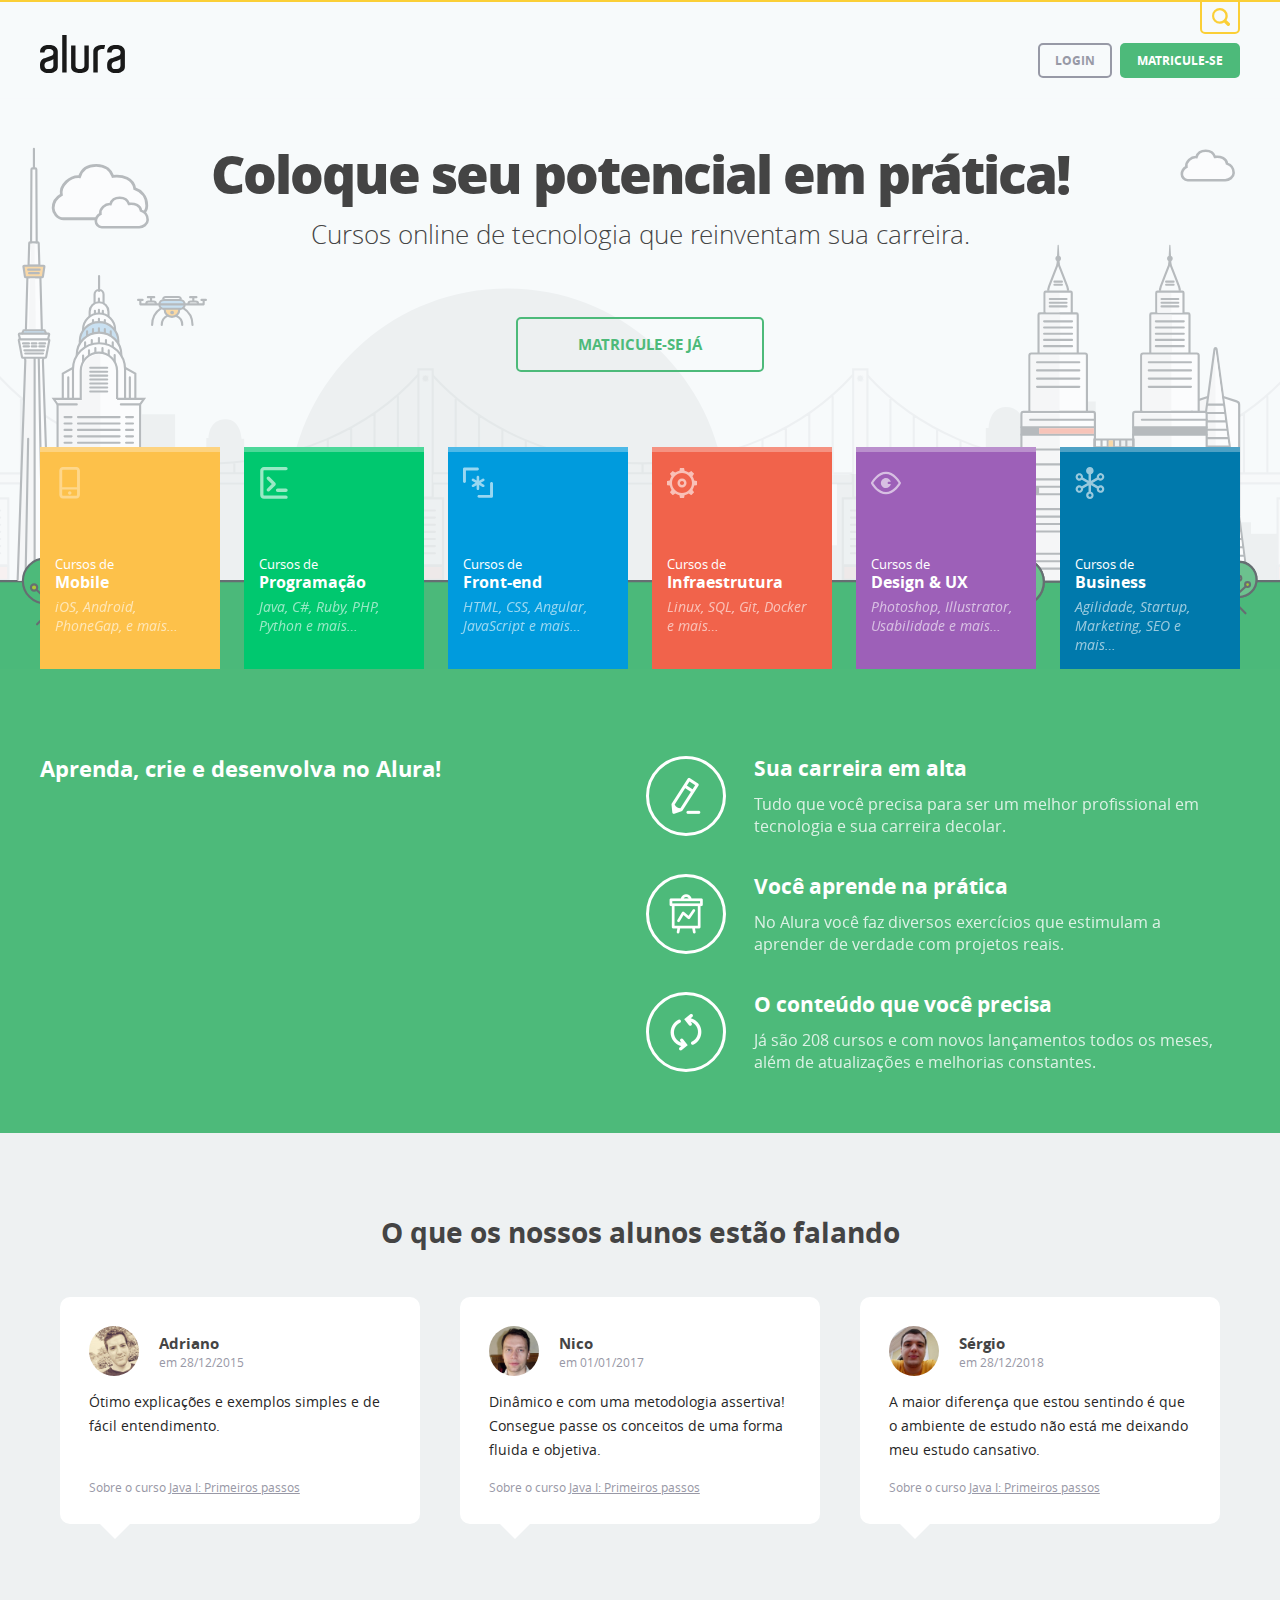
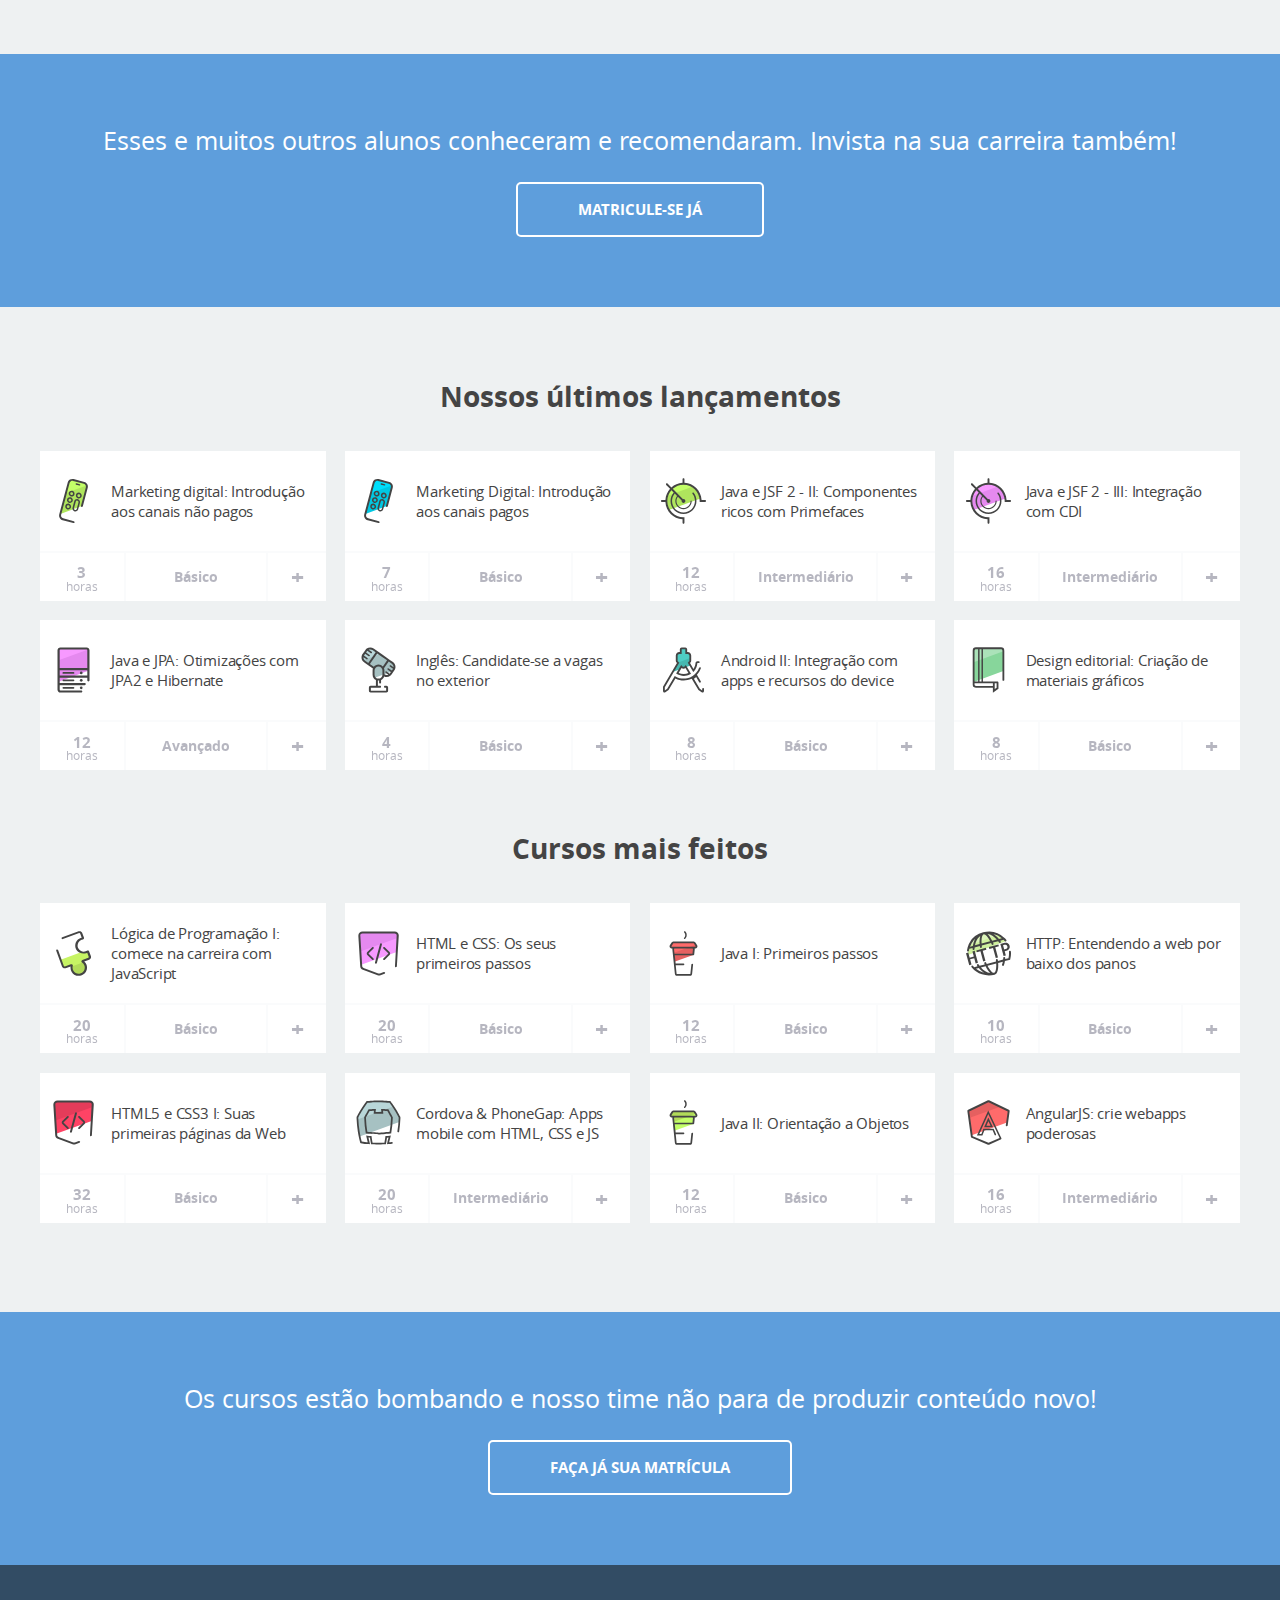
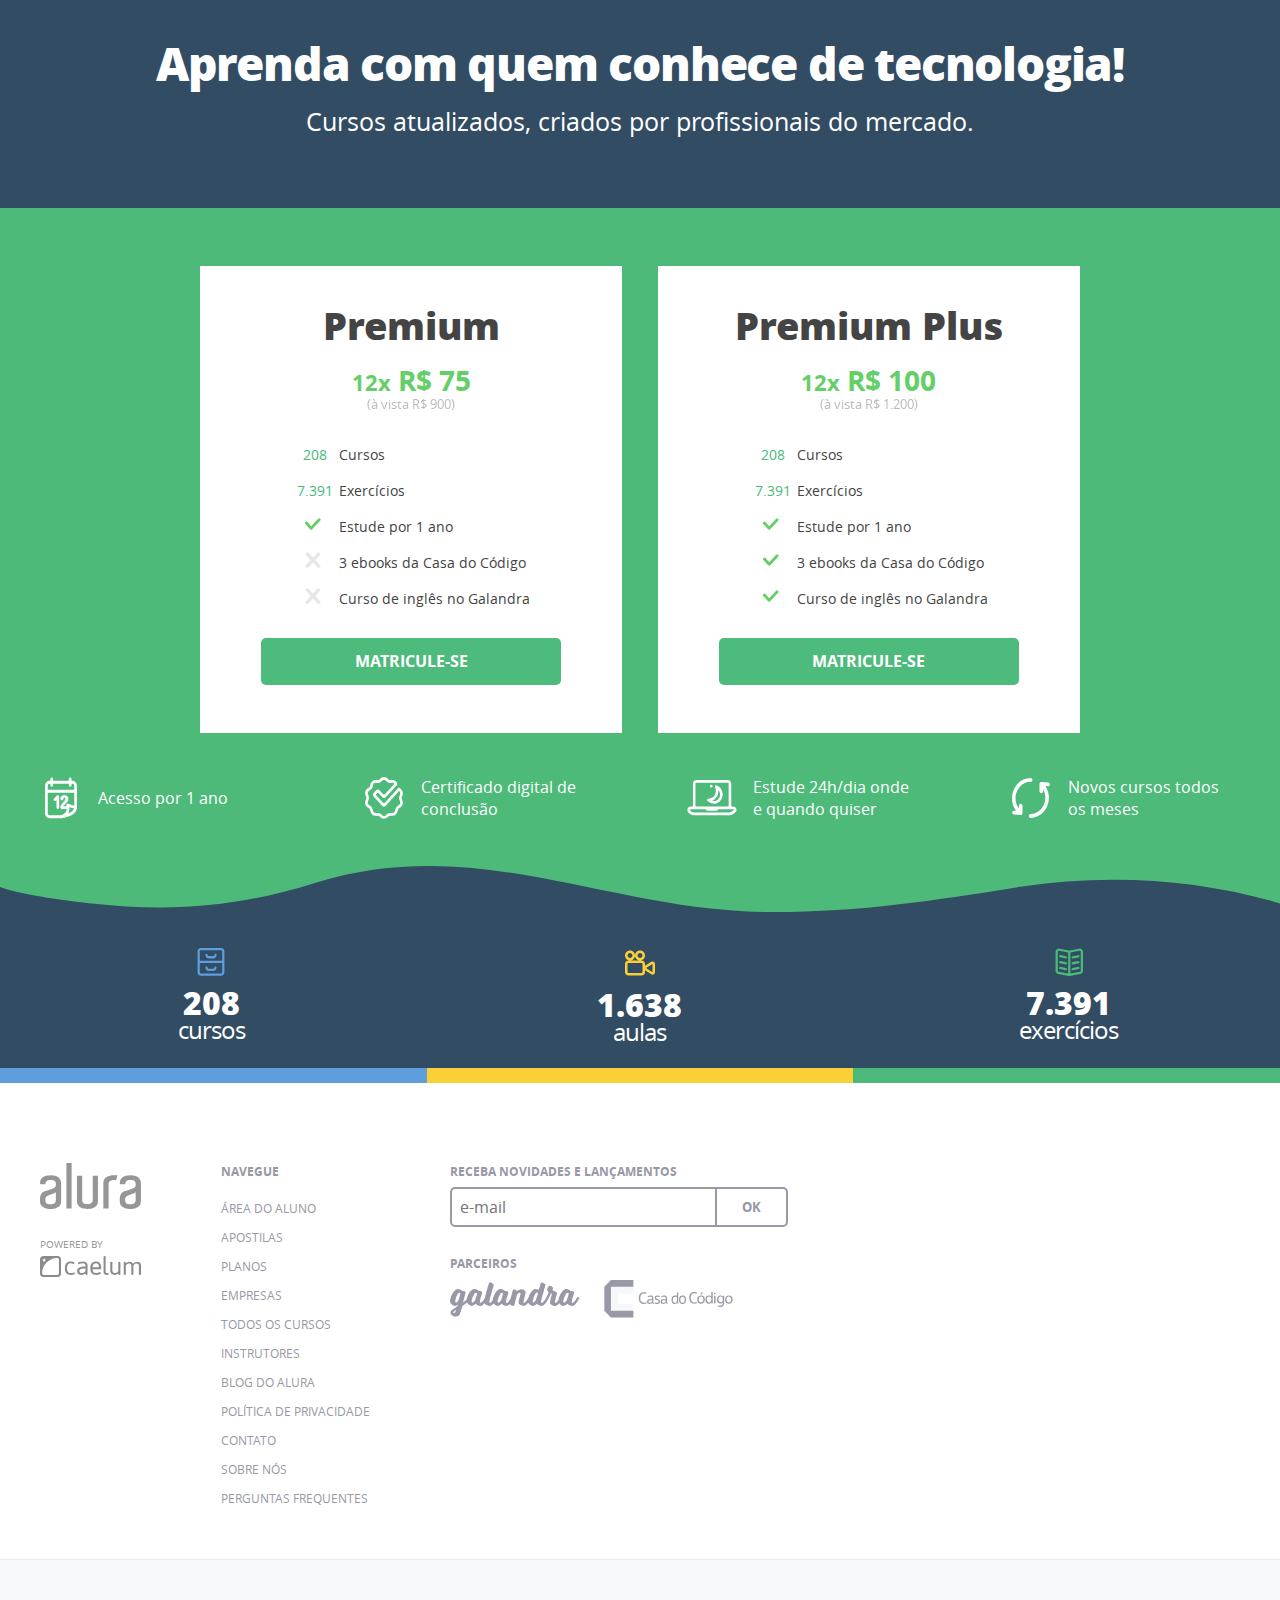
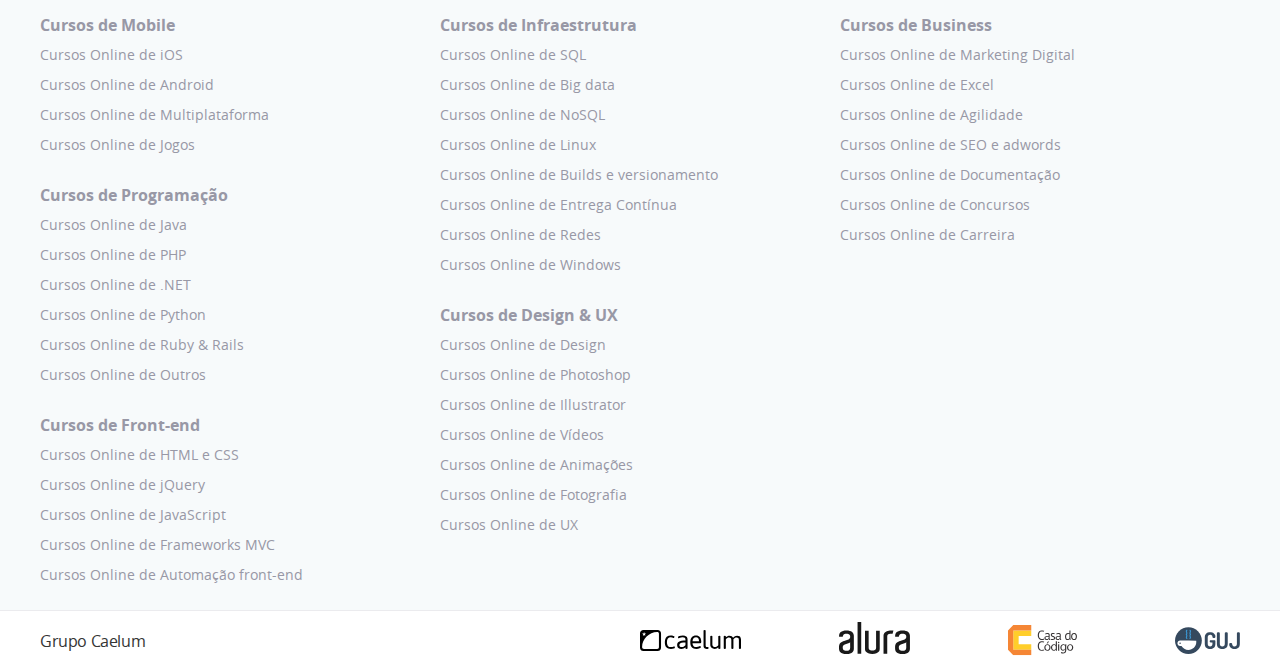
<file: others/cloudfront-route53/site/index.html>
<!DOCTYPE html>
<html lang="pt-BR">
<head>
	<meta charset="UTF-8">
	<meta name="viewport" content="width=device-width,initial-scale=1">

	<title>Alura | Cursos online de tecnologia</title>

	<script src="assets/js/home.js"></script>
	<script src="assets/js/jquery.js"></script>
	<script src="assets/js/menu.js"></script>
	<script src="assets/js/busca.js"></script>
	<script src="assets/js/detect.js"></script>
	<script src="assets/js/footer.js"></script>

	<link rel="stylesheet" href="assets/css/reset.css">
	<link rel="stylesheet" href="assets/css/base.css">
	<link rel="stylesheet" href="assets/css/colors.css">
	<link rel="stylesheet" href="assets/css/font.css">

	<link rel="stylesheet" href="assets/css/block-buttons.css">
	<link rel="stylesheet" href="assets/css/block-categoriaCard.css">
	<link rel="stylesheet" href="assets/css/block-conteudo.css">
	<link rel="stylesheet" href="assets/css/block-cursoCard.css">
	<link rel="stylesheet" href="assets/css/block-depoimentos.css">
	<link rel="stylesheet" href="assets/css/block-elasticMedia.css">
	<link rel="stylesheet" href="assets/css/block-footer-listaCursos.css">
	<link rel="stylesheet" href="assets/css/block-footer.css">
	<link rel="stylesheet" href="assets/css/block-form-erro.css">
	<link rel="stylesheet" href="assets/css/block-grupoCaelum.css">
	<link rel="stylesheet" href="assets/css/block-header-busca.css">
	<link rel="stylesheet" href="assets/css/block-header.css">
	<link rel="stylesheet" href="assets/css/block-highlighted.css">
	<link rel="stylesheet" href="assets/css/block-painelPlanos.css">
	<link rel="stylesheet" href="assets/css/block-titulo-destaque.css">
	<link rel="stylesheet" href="assets/css/block-titulos.css">

	<link rel="stylesheet" href="assets/css/home-aprenda.css">
	<link rel="stylesheet" href="assets/css/home-diferenciais.css">
	<link rel="stylesheet" href="assets/css/home-fundo.css">
	<link rel="stylesheet" href="assets/css/home.css">
</head>
<body>

<div class="home-fundo">

<header class="header">

	<section class="header-barraBusca">
		<div class="container">
			<form action="/busca" class="header-barraBusca-form">
				<label for="header-barraBusca-campoBusca">Qual curso procura?</label>
				<input type="search" id="header-barraBusca-campoBusca" name="q" placeholder="Digite aqui a busca">
				<button class="header-barraBusca-submit" type="submit">Buscar</button>
			</form>
		</div>
	</section>

	<div class="container">
		<a class="header-logo" href=".">
			<img src="assets/img/logo-alura.svg" alt="Alura">
		</a>

		<div class="header-navegacao">
			<form action="/busca" class="header-navegacao-form">
				<input class="navegacao-form-input" type="search" placeholder="Digite sua busca aqui" name="q"><!--
				--><button class="navegacao-form-submit" type="submit">
					<img class="header-busca-icone" src="assets/img/busca.svg">
				</button>
			</form>

			<a href="/busca" class="header-busca">
				<img class="header-busca-icone" src="assets/img/busca.svg">
			</a>

			<a href="loginForm.html" class="header-areaAluno">
				Login
			</a>

			<a href="#planos" class="header-cta">
				Matricule-se
			</a>
		</div>
	</div>
</header>


	<div class="container home-headline">
		<h1 class="titulo-destaque">Coloque seu potencial em prática!</h1>
		<h2 class="subtitulo-destaque">Cursos online de tecnologia que reinventam sua carreira.</h2>

		<a href="#planos" class="buttonLight home-headline-cta">
			Matricule-se já
		</a>
	</div>


	<div class="categoriaCard-lista container">
	<!--
		--><a href="/cursos-online-mobile" class="categoriaCard-item bg-categoria-mobile">
			<img class="categoriaCard-item-icone" src="assets/img/categoria-mobile.svg" alt="">
			<h3 class="categoriaCard-item-nome">
				<div class="categoriaCard-item-nome-cursos">Cursos de</div>
				Mobile
			</h3>
			<p class="categoriaCard-item-descricao">iOS, Android, PhoneGap, e mais…</p>
		</a><!--
	--><!--
		--><a href="/cursos-online-programacao" class="categoriaCard-item bg-categoria-programacao">
			<img class="categoriaCard-item-icone" src="assets/img/categoria-programacao.svg" alt="">
			<h3 class="categoriaCard-item-nome">
				<div class="categoriaCard-item-nome-cursos">Cursos de</div>
				Programação
			</h3>
			<p class="categoriaCard-item-descricao">Java, C#, Ruby, PHP, Python e mais…</p>
		</a><!--
	--><!--
		--><a href="/cursos-online-front-end" class="categoriaCard-item bg-categoria-front-end">
			<img class="categoriaCard-item-icone" src="assets/img/categoria-front-end.svg" alt="">
			<h3 class="categoriaCard-item-nome">
				<div class="categoriaCard-item-nome-cursos">Cursos de</div>
				Front-end
			</h3>
			<p class="categoriaCard-item-descricao">HTML, CSS, Angular, JavaScript e mais…</p>
		</a><!--
	--><!--
		--><a href="/cursos-online-infraestrutura" class="categoriaCard-item bg-categoria-infraestrutura">
			<img class="categoriaCard-item-icone" src="assets/img/categoria-infraestrutura.svg" alt="">
			<h3 class="categoriaCard-item-nome">
				<div class="categoriaCard-item-nome-cursos">Cursos de</div>
				Infraestrutura
			</h3>
			<p class="categoriaCard-item-descricao">Linux, SQL, Git, Docker e mais…</p>
		</a><!--
	--><!--
		--><a href="/cursos-online-design-ux" class="categoriaCard-item bg-categoria-design-ux">
			<img class="categoriaCard-item-icone" src="assets/img/categoria-design-ux.svg" alt="">
			<h3 class="categoriaCard-item-nome">
				<div class="categoriaCard-item-nome-cursos">Cursos de</div>
				Design &amp; UX
			</h3>
			<p class="categoriaCard-item-descricao">Photoshop, Illustrator, Usabilidade e mais…</p>
		</a><!--
	--><!--
		--><a href="/cursos-online-business" class="categoriaCard-item bg-categoria-business">
			<img class="categoriaCard-item-icone" src="assets/img/categoria-business.svg" alt="">
			<h3 class="categoriaCard-item-nome">
				<div class="categoriaCard-item-nome-cursos">Cursos de</div>
				Business
			</h3>
			<p class="categoriaCard-item-descricao">Agilidade, Startup, Marketing, SEO e mais…</p>
		</a><!--
	-->	</div>

	<div class="home-fundo-container container">
		<div class="home-fundo-inner-container">
			<div class="home-fundo-nuvem esquerda"></div>
			<div class="home-fundo-nuvem esquerda-grande"></div>
			<div class="home-fundo-nuvem direita"></div>
			<div class="home-fundo-drone"></div>
		</div>
	</div>
</div>

<div class="home-diferenciais">
	<div class="container">
		<div class="home-diferenciais-video">
			<h2 class="home-diferenciais-titulo">Aprenda, crie e desenvolva no Alura!</h2>
			<div class="home-diferenciais-video-wrapper">
				<div class="elasticMedia-container">
					<iframe class="elasticMedia" src="https://player.vimeo.com/video/99185150" frameborder="0" webkitallowfullscreen mozallowfullscreen allowfullscreen></iframe>
				</div>
			</div>
		</div>
		<div class="home-diferenciais-list">

			<div class="home-diferenciais-item">
				<span class="home-diferenciais-icone icone-carreira"></span>
				<div class="home-diferenciais-item-texto">
					<h3 class="home-diferenciais-item-nome">Sua carreira em alta</h3>
					<p class="home-diferenciais-item-descricao">Tudo que você precisa para ser um melhor profissional em tecnologia e sua carreira decolar.</p>
				</div>
			</div>

			<div class="home-diferenciais-item">
				<span class="home-diferenciais-icone icone-cresca"></span>
				<div class="home-diferenciais-item-texto">
					<h3 class="home-diferenciais-item-nome">Você aprende na prática</h3>
					<p class="home-diferenciais-item-descricao">No Alura você faz diversos exercícios que estimulam a aprender de verdade com projetos reais.</p>
				</div>
			</div>

			<div class="home-diferenciais-item">
				<span class="home-diferenciais-icone icone-impacto"></span>
				<div class="home-diferenciais-item-texto">
					<h3 class="home-diferenciais-item-nome">O conteúdo que você precisa</h3>
					<p class="home-diferenciais-item-descricao">Já são 208 cursos e com novos lançamentos todos os meses, além de atualizações e melhorias constantes.</p>
				</div>
			</div>
		</div>
	</div>
</div>


<div class="depoimentos">
	<div class="container">
		<h2 class="depoimentos-titulo">O que os nossos alunos estão falando</h2>
		<div class="depoimentos-list">
			<div class="depoimentos-item">
				<div class="depoimento-item-header">
					<img class="depoimentos-item-foto" src="assets/img/aluno-adriano.jpeg">

					<div class="depoimentos-item-header-nameData">
						<h3 class="depoimentos-item-assinatura">Adriano</h3>
						<p class="depoimentos-item-data">em 28/12/2015</p>
					</div>
				</div>

				<p class="depoimentos-item-texto">Ótimo explicações e exemplos simples e de fácil entendimento.</p>
				<p class="depoimentos-item-curso">
					Sobre o curso
					<a class="depoimentos-item-link" href="https://www.alura.com.br/curso-online-primeiros-passos-com-java">Java I: Primeiros passos</a>
				</p>
			</div>
			<div class="depoimentos-item">
				<div class="depoimento-item-header">
					<img class="depoimentos-item-foto" src="assets/img/aluno-nico.jpeg">

					<div class="depoimentos-item-header-nameData">
						<h3 class="depoimentos-item-assinatura">Nico</h3>
						<p class="depoimentos-item-data">em 01/01/2017</p>
					</div>
				</div>

				<p class="depoimentos-item-texto">Dinâmico e com uma metodologia assertiva! Consegue passe os conceitos de uma forma fluida e objetiva.</p>
				<p class="depoimentos-item-curso">
					Sobre o curso
					<a class="depoimentos-item-link" href="https://www.alura.com.br/curso-online-primeiros-passos-com-java">Java I: Primeiros passos</a>
				</p>
			</div>
			<div class="depoimentos-item">
				<div class="depoimento-item-header">
					<img class="depoimentos-item-foto" src="assets/img/aluno-sergio.jpeg">
					<div class="depoimentos-item-header-nameData">
						<h3 class="depoimentos-item-assinatura">Sérgio</h3>
						<p class="depoimentos-item-data">em 28/12/2018</p>
					</div>
				</div>

				<p class="depoimentos-item-texto">A maior diferença que estou sentindo é que o ambiente de estudo não está me deixando meu estudo cansativo.</p>
				<p class="depoimentos-item-curso">
					Sobre o curso
					<a class="depoimentos-item-link" href="https://www.alura.com.br/curso-online-primeiros-passos-com-java">Java I: Primeiros passos</a>
				</p>
			</div>
		</div>
	</div>
</div>


<div class="highlighted">
	<div class="container">
		<h2 class="highlighted-title">
			Esses e muitos outros alunos conheceram e recomendaram. Invista na sua carreira também!
		</h2>
		<a class="buttonLight highlighted-link" href="#planos">
			Matricule-se já
		</a>
	</div>
</div>

<div class="home-cursos">
	<h2 class="home-cursos-titulo container">Nossos últimos lançamentos</h2>

<div class="cursoCard-lista container">
	<!--
		--><a class="cursoCard" href="https://www.alura.com.br/curso-online-marketing-digital-canais-nao-pagos">
			<div class="cursoCard-firstRow">
				<img src="assets/img/curso-marketing-digital-canais-nao-pagos.svg" alt="Marketing digital: Introdução aos canais não pagos" class="cursoCard-icone">
				<div class="cursoCard-nome">Marketing digital: Introdução aos canais não pagos</div>
			</div>
			<div class="cursoCard-infos">
				<div class="cursoCard-infos-tempoEstimado"> <p>3</p> <p class="cursoCard-infos-tempoEstimado-texto">horas</p></div>
				<div class="cursoCard-infos-dificuldade"> Básico</div>
				<div class="cursoCard-infos-mais">+</div>
			</div>
		</a><!--
	--><!--
		--><a class="cursoCard" href="https://www.alura.com.br/curso-online-marketing-digital-canais-pagos">
			<div class="cursoCard-firstRow">
				<img src="assets/img/curso-marketing-digital-canais-pagos.svg" alt="Marketing Digital: Introdução aos canais pagos" class="cursoCard-icone">
				<div class="cursoCard-nome">Marketing Digital: Introdução aos canais pagos</div>
			</div>
			<div class="cursoCard-infos">
				<div class="cursoCard-infos-tempoEstimado"> <p>7</p> <p class="cursoCard-infos-tempoEstimado-texto">horas</p></div>
				<div class="cursoCard-infos-dificuldade"> Básico</div>
				<div class="cursoCard-infos-mais">+</div>
			</div>
		</a><!--
	--><!--
		--><a class="cursoCard" href="https://www.alura.com.br/curso-online-jsf-primefaces">
			<div class="cursoCard-firstRow">
				<img src="assets/img/curso-jsf-primefaces.svg" alt="Java e JSF 2 - II: Componentes ricos com Primefaces" class="cursoCard-icone">
				<div class="cursoCard-nome">Java e JSF 2 - II: Componentes ricos com Primefaces</div>
			</div>
			<div class="cursoCard-infos">
				<div class="cursoCard-infos-tempoEstimado"> <p>12</p> <p class="cursoCard-infos-tempoEstimado-texto">horas</p></div>
				<div class="cursoCard-infos-dificuldade"> Intermediário</div>
				<div class="cursoCard-infos-mais">+</div>
			</div>
		</a><!--
	--><!--
		--><a class="cursoCard" href="https://www.alura.com.br/curso-online-jsf-cdi">
			<div class="cursoCard-firstRow">
				<img src="assets/img/curso-jsf-cdi.svg" alt="Java e JSF 2 - III: Integração com CDI" class="cursoCard-icone">
				<div class="cursoCard-nome">Java e JSF 2 - III: Integração com CDI</div>
			</div>
			<div class="cursoCard-infos">
				<div class="cursoCard-infos-tempoEstimado"> <p>16</p> <p class="cursoCard-infos-tempoEstimado-texto">horas</p></div>
				<div class="cursoCard-infos-dificuldade"> Intermediário</div>
				<div class="cursoCard-infos-mais">+</div>
			</div>
		</a><!--
	--><!--
		--><a class="cursoCard" href="https://www.alura.com.br/curso-online-jpa-avancado">
			<div class="cursoCard-firstRow">
				<img src="assets/img/curso-jpa-avancado.svg" alt="Java e JPA: Otimizações com JPA2 e Hibernate" class="cursoCard-icone">
				<div class="cursoCard-nome">Java e JPA: Otimizações com JPA2 e Hibernate</div>
			</div>
			<div class="cursoCard-infos">
				<div class="cursoCard-infos-tempoEstimado"> <p>12</p> <p class="cursoCard-infos-tempoEstimado-texto">horas</p></div>
				<div class="cursoCard-infos-dificuldade"> Avançado</div>
				<div class="cursoCard-infos-mais">+</div>
			</div>
		</a><!--
	--><!--
		--><a class="cursoCard" href="https://www.alura.com.br/curso-online-ingles-para-entrevistas">
			<div class="cursoCard-firstRow">
				<img src="assets/img/curso-ingles-para-entrevistas.svg" alt="Inglês: Candidate-se a vagas no exterior" class="cursoCard-icone">
				<div class="cursoCard-nome">Inglês: Candidate-se a vagas no exterior</div>
			</div>
			<div class="cursoCard-infos">
				<div class="cursoCard-infos-tempoEstimado"> <p>4</p> <p class="cursoCard-infos-tempoEstimado-texto">horas</p></div>
				<div class="cursoCard-infos-dificuldade"> Básico</div>
				<div class="cursoCard-infos-mais">+</div>
			</div>
		</a><!--
	--><!--
		--><a class="cursoCard" href="https://www.alura.com.br/curso-online-android-studio-ii-integracoes-e-recursos">
			<div class="cursoCard-firstRow">
				<img src="assets/img/curso-android-studio-ii-integracoes-e-recursos.svg" alt="Android II: Integração com apps e recursos do device" class="cursoCard-icone">
				<div class="cursoCard-nome">Android II: Integração com apps e recursos do device</div>
			</div>
			<div class="cursoCard-infos">
				<div class="cursoCard-infos-tempoEstimado"> <p>8</p> <p class="cursoCard-infos-tempoEstimado-texto">horas</p></div>
				<div class="cursoCard-infos-dificuldade"> Básico</div>
				<div class="cursoCard-infos-mais">+</div>
			</div>
		</a><!--
	--><!--
		--><a class="cursoCard" href="https://www.alura.com.br/curso-online-design-editorial">
			<div class="cursoCard-firstRow">
				<img src="assets/img/curso-design-editorial.svg" alt="Design editorial: Criação de materiais gráficos " class="cursoCard-icone">
				<div class="cursoCard-nome">Design editorial: Criação de materiais gráficos </div>
			</div>
			<div class="cursoCard-infos">
				<div class="cursoCard-infos-tempoEstimado"> <p>8</p> <p class="cursoCard-infos-tempoEstimado-texto">horas</p></div>
				<div class="cursoCard-infos-dificuldade"> Básico</div>
				<div class="cursoCard-infos-mais">+</div>
			</div>
		</a><!--
	--></div>


	<h2 class="home-cursos-titulo container">Cursos mais feitos</h2>

<div class="cursoCard-lista container">
	<!--
		--><a class="cursoCard" href="https://www.alura.com.br/curso-online-logica-de-programacao">
			<div class="cursoCard-firstRow">
				<img src="assets/img/curso-logica-de-programacao.svg" alt="Lógica de Programação I: comece na carreira com JavaScript" class="cursoCard-icone">
				<div class="cursoCard-nome">Lógica de Programação I: comece na carreira com JavaScript</div>
			</div>
			<div class="cursoCard-infos">
				<div class="cursoCard-infos-tempoEstimado"> <p>20</p> <p class="cursoCard-infos-tempoEstimado-texto">horas</p></div>
				<div class="cursoCard-infos-dificuldade"> Básico</div>
				<div class="cursoCard-infos-mais">+</div>
			</div>
		</a><!--
	--><!--
		--><a class="cursoCard" href="https://www.alura.com.br/curso-online-html-e-css">
			<div class="cursoCard-firstRow">
				<img src="assets/img/curso-html-e-css.svg" alt="HTML e CSS: Os seus primeiros passos" class="cursoCard-icone">
				<div class="cursoCard-nome">HTML e CSS: Os seus primeiros passos</div>
			</div>
			<div class="cursoCard-infos">
				<div class="cursoCard-infos-tempoEstimado"> <p>20</p> <p class="cursoCard-infos-tempoEstimado-texto">horas</p></div>
				<div class="cursoCard-infos-dificuldade"> Básico</div>
				<div class="cursoCard-infos-mais">+</div>
			</div>
		</a><!--
	--><!--
		--><a class="cursoCard" href="https://www.alura.com.br/curso-online-primeiros-passos-com-java">
			<div class="cursoCard-firstRow">
				<img src="assets/img/curso-primeiros-passos-com-java.svg" alt="Java I: Primeiros passos" class="cursoCard-icone">
				<div class="cursoCard-nome">Java I: Primeiros passos</div>
			</div>
			<div class="cursoCard-infos">
				<div class="cursoCard-infos-tempoEstimado"> <p>12</p> <p class="cursoCard-infos-tempoEstimado-texto">horas</p></div>
				<div class="cursoCard-infos-dificuldade"> Básico</div>
				<div class="cursoCard-infos-mais">+</div>
			</div>
		</a><!--
	--><!--
		--><a class="cursoCard" href="https://www.alura.com.br/curso-online-fundamentos-http">
			<div class="cursoCard-firstRow">
				<img src="assets/img/curso-fundamentos-http.svg" alt="HTTP: Entendendo a web por baixo dos panos" class="cursoCard-icone">
				<div class="cursoCard-nome">HTTP: Entendendo a web por baixo dos panos</div>
			</div>
			<div class="cursoCard-infos">
				<div class="cursoCard-infos-tempoEstimado"> <p>10</p> <p class="cursoCard-infos-tempoEstimado-texto">horas</p></div>
				<div class="cursoCard-infos-dificuldade"> Básico</div>
				<div class="cursoCard-infos-mais">+</div>
			</div>
		</a><!--
	--><!--
		--><a class="cursoCard" href="https://www.alura.com.br/curso-online-introducao-html-css">
			<div class="cursoCard-firstRow">
				<img src="assets/img/curso-introducao-html-css.svg" alt="HTML5 e CSS3 I: Suas primeiras páginas da Web" class="cursoCard-icone">
				<div class="cursoCard-nome">HTML5 e CSS3 I: Suas primeiras páginas da Web</div>
			</div>
			<div class="cursoCard-infos">
				<div class="cursoCard-infos-tempoEstimado"> <p>32</p> <p class="cursoCard-infos-tempoEstimado-texto">horas</p></div>
				<div class="cursoCard-infos-dificuldade"> Básico</div>
				<div class="cursoCard-infos-mais">+</div>
			</div>
		</a><!--
	--><!--
		--><a class="cursoCard" href="https://www.alura.com.br/curso-online-cordova-phonegap">
			<div class="cursoCard-firstRow">
				<img src="assets/img/curso-cordova-phonegap.svg" alt="Cordova & PhoneGap: Apps mobile com HTML, CSS e JS" class="cursoCard-icone">
				<div class="cursoCard-nome">Cordova & PhoneGap: Apps mobile com HTML, CSS e JS</div>
			</div>
			<div class="cursoCard-infos">
				<div class="cursoCard-infos-tempoEstimado"> <p>20</p> <p class="cursoCard-infos-tempoEstimado-texto">horas</p></div>
				<div class="cursoCard-infos-dificuldade"> Intermediário</div>
				<div class="cursoCard-infos-mais">+</div>
			</div>
		</a><!--
	--><!--
		--><a class="cursoCard" href="https://www.alura.com.br/curso-online-java-e-orientacao-a-objetos">
			<div class="cursoCard-firstRow">
				<img src="assets/img/curso-java-e-orientacao-a-objetos.svg" alt="Java II: Orientação a Objetos" class="cursoCard-icone">
				<div class="cursoCard-nome">Java II: Orientação a Objetos</div>
			</div>
			<div class="cursoCard-infos">
				<div class="cursoCard-infos-tempoEstimado"> <p>12</p> <p class="cursoCard-infos-tempoEstimado-texto">horas</p></div>
				<div class="cursoCard-infos-dificuldade"> Básico</div>
				<div class="cursoCard-infos-mais">+</div>
			</div>
		</a><!--
	--><!--
		--><a class="cursoCard" href="https://www.alura.com.br/curso-online-angularjs-mvc">
			<div class="cursoCard-firstRow">
				<img src="assets/img/curso-angularjs-mvc.svg" alt="AngularJS: crie webapps poderosas" class="cursoCard-icone">
				<div class="cursoCard-nome">AngularJS: crie webapps poderosas</div>
			</div>
			<div class="cursoCard-infos">
				<div class="cursoCard-infos-tempoEstimado"> <p>16</p> <p class="cursoCard-infos-tempoEstimado-texto">horas</p></div>
				<div class="cursoCard-infos-dificuldade"> Intermediário</div>
				<div class="cursoCard-infos-mais">+</div>
			</div>
		</a><!--
	--></div>

</div>

<div class="highlighted">
	<div class="container">
		<h2 class="highlighted-title">
			Os cursos estão bombando e nosso time não para de produzir conteúdo novo!
		</h2>
		<a class="buttonLight highlighted-link" href="#planos">
			Faça já sua matrícula
		</a>
	</div>
</div>

<div class="aprenda">
	<div class="container">
		<h2 class="aprenda-titulo">Aprenda com quem conhece de tecnologia!</h2>
		<p class="aprenda-texto">Cursos atualizados, criados por profissionais do mercado.</p>
	</div>
</div>


<div class="painelPlanos  painelPlanosComOnda" id="planos">
	<div class="container">
		<div class="painelPlanos-planos">
				<div class="painelPlanos-plano " data-premium>
					<div class="painelPlanos-def">
						<h3 class="painelPlanos-plano-titulo-wrapper">
							<div class="painelPlanos-plano-titulo">
								Premium
							</div>
						</h3>
						<span class="painelPlanos-plano-preco">
							<span class="painelPlanos-plano-preco-parcelas">12x</span>
							R$ 75
						</span>
						<span class="painelPlanos-plano-precoTotal">
							(à vista R$ 900)
						</span>
						<a href="https://www.alura.com.br/compra?p=premium" class="painelPlanos-plano-botaoComprar">
							Matricule-se
						</a>
					</div>

					<ul class="painelPlanos-info">
						<li class="painelPlanos-info-comum">
							<div class="painelPlanos-info-numero">208</div>
							<span>Cursos</span>
						</li>
						<li class="painelPlanos-info-comum">
							<div class="painelPlanos-info-numero">7.391</div>
							<span>Exercícios</span>
						</li>
						<li class="painelPlanos-info-item">
							<img class="painelPlanos-info-check" src="assets/img/plano-checked.svg">
							<div class="painelPlanos-info-texto">Estude por 1 ano</div>
						</li>
						<li class="painelPlanos-info-item">
							<img class="painelPlanos-info-check" src="assets/img/plano-unchecked.svg">
							<div class="painelPlanos-info-texto">3 ebooks da Casa do Código</div>
						</li>
						<li class="painelPlanos-info-item">
							<img class="painelPlanos-info-check" src="assets/img/plano-unchecked.svg">
							<div class="painelPlanos-info-texto">Curso de inglês no Galandra</div>
						</li>
					</ul>
				</div>
				<div class="painelPlanos-plano" data-premiumplus>
					<div class="painelPlanos-def">
						<h3 class="painelPlanos-plano-titulo-wrapper">
							<div class="painelPlanos-plano-titulo">
								Premium Plus
							</div>
						</h3>
						<span class="painelPlanos-plano-preco">
							<span class="painelPlanos-plano-preco-parcelas">12x</span>
							R$ 100
						</span>
						<span class="painelPlanos-plano-precoTotal">
							(à vista R$ 1.200)
						</span>
						<a href="https://www.alura.com.br/compra?p=premiumplus" class="painelPlanos-plano-botaoComprar">
							Matricule-se
						</a>
					</div>

					<ul class="painelPlanos-info">
						<li class="painelPlanos-info-comum">
							<div class="painelPlanos-info-numero">208</div>
							<span>Cursos</span>
						</li>
						<li class="painelPlanos-info-comum">
							<div class="painelPlanos-info-numero">7.391</div>
							<span>Exercícios</span>
						</li>
						<li class="painelPlanos-info-item">
							<img class="painelPlanos-info-check" src="assets/img/plano-checked.svg">
							<div class="painelPlanos-info-texto">Estude por 1 ano</div>
						</li>
						<li class="painelPlanos-info-item">
							<img class="painelPlanos-info-check" src="assets/img/plano-checked.svg">
							<div class="painelPlanos-info-texto">3 ebooks da Casa do Código</div>
						</li>
						<li class="painelPlanos-info-item">
							<img class="painelPlanos-info-check" src="assets/img/plano-checked.svg">
							<div class="painelPlanos-info-texto">Curso de inglês no Galandra</div>
						</li>
					</ul>
				</div>
			</div>

		<div class="painelPlanos-vantagens">
			<div class="painelPlanos-vantagem">
				<img class="painelPlanos-vantagem-icon" src="assets/img/plano-acesso.svg">
				Acesso por 1 ano
			</div>
			<div class="painelPlanos-vantagem">
				<img class="painelPlanos-vantagem-icon" src="assets/img/plano-certificado.svg">
				Certificado digital de conclusão
			</div>
			<div class="painelPlanos-vantagem">
				<img class="painelPlanos-vantagem-icon i24h" src="assets/img/plano-24h.svg">
				Estude 24h/dia onde e quando quiser
			</div>
			<div class="painelPlanos-vantagem">
				<img class="painelPlanos-vantagem-icon" src="assets/img/plano-cursos.svg">
				Novos cursos todos os meses
			</div>
		</div>
	</div>

 	<div class="painelPlanos-footer">
		<img class="painelPlanos-onda" src="assets/img/plano-onda.svg">

 		<div class="container">
			<ul class="painelPlanos-footer-list">
				<li class="painelPlanos-footer-item painelPlanos-footer-item-curso">
					<img class="painelPlanos-footer-item-curso-icone" src="assets/img/plano-barra-cursos.svg">
					<h3>208</h3>
					<span>cursos</span>
				</li>
				<li class="painelPlanos-footer-item painelPlanos-footer-item-aula">
					<img class="painelPlanos-footer-item-curso-icone" src="assets/img/plano-barra-aulas.svg">
					<h3>1.638</h3>
					<span>aulas</span>
				</li>
				<li class="painelPlanos-footer-item painelPlanos-footer-item-exerc">
					<img class="painelPlanos-footer-item-curso-icone" src="assets/img/plano-barra-exercicios.svg">
					<h3>7.391</h3>
					<span>exercícios</span>
				</li>
			</ul>
		</div>
 	</div>
</div>

<footer class="footer">
	<div class="container">
		<div class="footer-logos">
			<a class="footer-logos-home" href="/">
				<img src="assets/img/logo-alura.svg" alt="Alura" class="footer-logo">
			</a>
			<a href="http://www.caelum.com.br/" class="footer-link-caelum">
				<h3 class="footer-powered-by">Powered by</h3>
				<img src="assets/img/logo-caelum.svg" alt="Caelum" class="footer-logo footer-caelumLogo">
			</a>
		</div>
		<div class="footer-navegue">
			<h2 class="footer-navegue-titulo">Navegue</h2>
			<ul class="footer-navegue-lista">
				<li class="footer-navegue-lista-link"><a href="/dashboard">Área do Aluno</a></li>
				<li class="footer-navegue-lista-link"><a href="/apostilas">Apostilas</a></li>
				<li class="footer-navegue-lista-link"><a href="#planos">Planos</a></li>
				<li class="footer-navegue-lista-link"><a href="/contato-empresas">Empresas</a></li>
				<li class="footer-navegue-lista-link"><a href="/cursos-online-tecnologia">Todos os cursos</a></li>
				<li class="footer-navegue-lista-link"><a href="/instrutores">Instrutores</a></li>
				<li class="footer-navegue-lista-link"><a href="http://blog.alura.com.br/">Blog do Alura</a></li>
				<li class="footer-navegue-lista-link"><a href="/politica-de-privacidade">Política de Privacidade</a></li>
				<li class="footer-navegue-lista-link"><a href="/contato">Contato</a></li>
				<li class="footer-navegue-lista-link"><a href="/sobre">Sobre nós</a></li>
				<li class="footer-navegue-lista-link"><a href="http://suporte.alura.com.br/">Perguntas frequentes</a></li>
			</ul>
		</div>

		<div class="footer-column">
			<div class="footer-newsletter">
				<h2 class="footer-newsletter-titulo">Receba Novidades e Lançamentos</h2>
				<form class="footer-newsletter-form" action="https://cursos.alura.com.br/api/cadastra-newsletter" method="POST">
					<input type="hidden" name="retorno" value="http://localhost:9080/newsletter-cadastrado">

					<input type="email" class="footer-newsletter-input" placeholder="e-mail"><!--
					--><button type="submit" class="footer-newsletter-button buttonForm">OK</button>
				</form>
			</div>
			<div class="footer-parceiros">
				<h2 class="footer-parceiros-titulo">Parceiros</h2>
				<a class="footer-parceiros-galandra" href="http://www.galandra.com.br/">
					<img src="assets/img/logo-galandra-cinza.svg" alt="Galandra" class="footer-parceiros-imagem">
				</a>
				<a class="footer-parceiros-cdc" href="http://www.casadocodigo.com.br/">
					<img src="assets/img/logo-cdc-cinza.svg" alt="Casa do Código" class="footer-parceiros-imagem">
				</a>
			</div>
		</div>
	</div>
</footer>

<div class="listaCursos">
	<div class="container">
				<div class="listaCursos-categoria">
			<h2 class="listaCursos-categoria-nome">
				<a href="/cursos-online-mobile">
					Cursos de Mobile
				</a>
			</h2>
			<ul class="listaCursos-categoria-list">
					<li class="listaCursos-categoria-list-item">
						<a href="/cursos-online-mobile#filtro-ios">
							Cursos Online de iOS
						</a>
					</li>
					<li class="listaCursos-categoria-list-item">
						<a href="/cursos-online-mobile#filtro-android">
							Cursos Online de Android
						</a>
					</li>
					<li class="listaCursos-categoria-list-item">
						<a href="/cursos-online-mobile#filtro-multiplataforma">
							Cursos Online de Multiplataforma
						</a>
					</li>
					<li class="listaCursos-categoria-list-item">
						<a href="/cursos-online-mobile#filtro-jogos">
							Cursos Online de Jogos
						</a>
					</li>
				</ul>
		</div>
		<div class="listaCursos-categoria">
			<h2 class="listaCursos-categoria-nome">
				<a href="/cursos-online-programacao">
					Cursos de Programação				</a>
			</h2>
			<ul class="listaCursos-categoria-list">
					<li class="listaCursos-categoria-list-item">
						<a href="/cursos-online-programacao#filtro-grupo-java">
							Cursos Online de Java						</a>
					</li>
					<li class="listaCursos-categoria-list-item">
						<a href="/cursos-online-programacao#filtro-grupo-php">
							Cursos Online de PHP						</a>
					</li>
					<li class="listaCursos-categoria-list-item">
						<a href="/cursos-online-programacao#filtro-grupo-dotnet">
							Cursos Online de .NET						</a>
					</li>
					<li class="listaCursos-categoria-list-item">
						<a href="/cursos-online-programacao#filtro-grupo-python">
							Cursos Online de Python						</a>
					</li>
					<li class="listaCursos-categoria-list-item">
						<a href="/cursos-online-programacao#filtro-grupo-ruby">
							Cursos Online de Ruby & Rails						</a>
					</li>
					<li class="listaCursos-categoria-list-item">
						<a href="/cursos-online-programacao#filtro-grupo-outros">
							Cursos Online de Outros						</a>
					</li>
				</ul>
		</div>
		<div class="listaCursos-categoria">
			<h2 class="listaCursos-categoria-nome">
				<a href="/cursos-online-front-end">
					Cursos de Front-end				</a>
			</h2>
			<ul class="listaCursos-categoria-list">
									<li class="listaCursos-categoria-list-item">
						<a href="/cursos-online-front-end#filtro-front-end">
							Cursos Online de HTML e CSS						</a>
					</li>
									<li class="listaCursos-categoria-list-item">
						<a href="/cursos-online-front-end#filtro-jquery">
							Cursos Online de jQuery						</a>
					</li>
									<li class="listaCursos-categoria-list-item">
						<a href="/cursos-online-front-end#filtro-javascript">
							Cursos Online de JavaScript						</a>
					</li>
									<li class="listaCursos-categoria-list-item">
						<a href="/cursos-online-front-end#filtro-frameworks-mvc-em-javascript">
							Cursos Online de Frameworks MVC						</a>
					</li>
									<li class="listaCursos-categoria-list-item">
						<a href="/cursos-online-front-end#filtro-automacao-front-end">
							Cursos Online de Automação front-end						</a>
					</li>
							</ul>
		</div>
				<div class="listaCursos-categoria">
			<h2 class="listaCursos-categoria-nome">
				<a href="/cursos-online-infraestrutura">
					Cursos de Infraestrutura				</a>
			</h2>
			<ul class="listaCursos-categoria-list">
									<li class="listaCursos-categoria-list-item">
						<a href="/cursos-online-infraestrutura#filtro-sql">
							Cursos Online de SQL						</a>
					</li>
									<li class="listaCursos-categoria-list-item">
						<a href="/cursos-online-infraestrutura#filtro-big-data">
							Cursos Online de Big data						</a>
					</li>
									<li class="listaCursos-categoria-list-item">
						<a href="/cursos-online-infraestrutura#filtro-nosql">
							Cursos Online de NoSQL						</a>
					</li>
									<li class="listaCursos-categoria-list-item">
						<a href="/cursos-online-infraestrutura#filtro-linux-comandos-e-processos">
							Cursos Online de Linux						</a>
					</li>
									<li class="listaCursos-categoria-list-item">
						<a href="/cursos-online-infraestrutura#filtro-build-e-versionamento">
							Cursos Online de Builds e versionamento						</a>
					</li>
									<li class="listaCursos-categoria-list-item">
						<a href="/cursos-online-infraestrutura#filtro-entrega-continua">
							Cursos Online de Entrega Contínua						</a>
					</li>
									<li class="listaCursos-categoria-list-item">
						<a href="/cursos-online-infraestrutura#filtro-redes">
							Cursos Online de Redes						</a>
					</li>
									<li class="listaCursos-categoria-list-item">
						<a href="/cursos-online-infraestrutura#filtro-windows">
							Cursos Online de Windows						</a>
					</li>
							</ul>
		</div>
		<div class="listaCursos-categoria">
			<h2 class="listaCursos-categoria-nome">
				<a href="/cursos-online-design-ux">
					Cursos de Design & UX				</a>
			</h2>
			<ul class="listaCursos-categoria-list">
									<li class="listaCursos-categoria-list-item">
						<a href="/cursos-online-design-ux#filtro-design">
							Cursos Online de Design						</a>
					</li>
									<li class="listaCursos-categoria-list-item">
						<a href="/cursos-online-design-ux#filtro-photoshop-para-web-e-imagens">
							Cursos Online de Photoshop						</a>
					</li>
									<li class="listaCursos-categoria-list-item">
						<a href="/cursos-online-design-ux#filtro-illustrator">
							Cursos Online de Illustrator						</a>
					</li>
									<li class="listaCursos-categoria-list-item">
						<a href="/cursos-online-design-ux#filtro-videos">
							Cursos Online de Vídeos						</a>
					</li>
									<li class="listaCursos-categoria-list-item">
						<a href="/cursos-online-design-ux#filtro-animacoes">
							Cursos Online de Animações						</a>
					</li>
									<li class="listaCursos-categoria-list-item">
						<a href="/cursos-online-design-ux#filtro-fotografia">
							Cursos Online de Fotografia						</a>
					</li>
									<li class="listaCursos-categoria-list-item">
						<a href="/cursos-online-design-ux#filtro-ux">
							Cursos Online de UX 						</a>
					</li>
							</ul>
		</div>
				<div class="listaCursos-categoria">
			<h2 class="listaCursos-categoria-nome">
				<a href="/cursos-online-business">
					Cursos de Business				</a>
			</h2>
			<ul class="listaCursos-categoria-list">
									<li class="listaCursos-categoria-list-item">
						<a href="/cursos-online-business#filtro-maketing-digital">
							Cursos Online de Marketing Digital						</a>
					</li>
									<li class="listaCursos-categoria-list-item">
						<a href="/cursos-online-business#filtro-excel">
							Cursos Online de Excel						</a>
					</li>
									<li class="listaCursos-categoria-list-item">
						<a href="/cursos-online-business#filtro-agilidade">
							Cursos Online de Agilidade						</a>
					</li>
									<li class="listaCursos-categoria-list-item">
						<a href="/cursos-online-business#filtro-seo-e-adwords">
							Cursos Online de SEO e adwords						</a>
					</li>
									<li class="listaCursos-categoria-list-item">
						<a href="/cursos-online-business#filtro-documentacao">
							Cursos Online de Documentação						</a>
					</li>
									<li class="listaCursos-categoria-list-item">
						<a href="/cursos-online-business#filtro-concursos">
							Cursos Online de Concursos						</a>
					</li>
									<li class="listaCursos-categoria-list-item">
						<a href="/cursos-online-business#filtro-carreira">
							Cursos Online de Carreira						</a>
					</li>
							</ul>
		</div>
			</div>
</div>

<div class="grupoCaelum">
	<div class="container">
		<p class="grupoCaelum-title"><a href="http://www.caelum.com.br/grupo">Grupo Caelum</a></p>
		<ul class="grupoCaelum-list">
			<li><a href="http://www.caelum.com.br"><img alt="Caelum" class="grupoCaelum-Caelumlogo" src="assets/img/logo-caelum.svg"></a></li>
			<li><a href="http://www.alura.com.br"><img alt="Alura" class="grupoCaelum-Aluralogo" src="assets/img/logo-alura.svg"></a></li>
			<li><a href="http://www.casadocodigo.com.br"><img class="grupoCaelum-CDClogo" alt="Casa do Código" src="assets/img/logo-cdc.svg"></a></li>
			<li><a href="http://www.guj.com.br"><img alt="GUJ" class="grupoCaelum-GUJlogo" src="assets/img/logo-guj.svg"></a></li>
		</ul>
	</div>
</div>

</body>
</html>
</file>
<file: others/cloudfront-route53/site/assets/css/base.css>
/* fallback para browsers sem media queries */
body {	
	max-width: 500px; 
	min-width: 320px; 
	overflow-x: hidden;
	-webkit-font-smoothing: antialiased;
	-moz-osx-font-smoothing: antialiased;
}
@media (min-width: 1px) { 
	body { 
		max-width: none; 
	} 
}


/* container */
.container {
	padding-right: 16px;
	padding-left: 16px;
}

@media (min-width: 550px) {
	.container {
		padding-right: 25px;
		padding-left: 25px;
	}
}

@media (min-width: 750px) {
	.container {
		padding-right: 30px;
		padding-left: 30px;
	}
}

@media (min-width: 1000px) {
	.container {
		padding-right: 40px;
		padding-left: 40px;
		max-width: 1280px; /* 1200 sem o padding */
	}
}

@media(min-width: 1280px){ /* fixa tamanho */
	.container {
		padding-right: 0;
		padding-left: 0;
		margin-left: auto;
		margin-right: auto;
		width: 1200px;
	}
}

main {
	min-height: 60vh;
}

/* utils */
.unlinkify {
	color: inherit;
	text-decoration: none;
}

.old-browser {
	background-color: #fbcf36;
	text-align: center;
	line-height: 1.4;
	padding: 8px;
}
</file>
<file: others/cloudfront-route53/site/assets/css/colors.css>
.bg-categoria-mobile {
	background-color: #fdc14a;
} 
.categoriaCard-lista .bg-categoria-mobile:hover {
	background-color: #FDC84A;
}

.bg-categoria-programacao {
	background-color: #00c86f;
} 
.categoriaCard-lista .bg-categoria-programacao:hover {
	background-color: #08CC75;
}

.bg-categoria-front-end {
	background-color: #009bdd;
}
.categoriaCard-lista .bg-categoria-front-end:hover {
	background-color: #08A0E1;
}

.bg-categoria-design-ux {
	background-color: #9d60b8;
}
.categoriaCard-lista .bg-categoria-design-ux:hover {
	background-color: #A364BF;
}

.bg-categoria-infraestrutura {
	background-color: #f1634b;
}
.categoriaCard-lista .bg-categoria-infraestrutura:hover {
	background-color: #F26D56;
}

.bg-categoria-business {
	background-color: #0079ac;
}
.categoriaCard-lista .bg-categoria-business:hover {
	background-color: #007EAC;
}



.fg-categoria-mobile {
	color: #fdc14a;
}

.fg-categoria-programacao {
	color: #00c86f;
}

.fg-categoria-front-end {
	color: #009bdd;
}

.fg-categoria-design-ux {
	color: #9d60b8;
}

.fg-categoria-infraestrutura {
	color: #f1634b;
}

.fg-categoria-business {
	color: #0079ac;
}
</file>
<file: others/cloudfront-route53/site/assets/css/font.css>
@font-face {
    font-family: 'Open Sans';
    src: local('Open Sans Light'), local('OpenSans-Light'),
         url('../font/opensans/opensans-light.woff2') format('woff2'),
         url('../font/opensans/opensans-light.woff') format('woff'),
         url('../font/opensans/opensans-light.ttf') format('truetype');
  font-style: normal;
  font-weight: 300;
}

@font-face {
    font-family: 'Open Sans';
    src:
     local('Open Sans'), local('OpenSans'),
     url('../font/opensans/opensans-regular.woff2') format('woff2'),
         url('../font/opensans/opensans-regular.woff') format('woff'),
         url('../font/opensans/opensans-regular.ttf') format('truetype');
  font-style: normal;
  font-weight: 400;
}

@font-face {
    font-family: 'Open Sans';
    src: 
        local('Open Sans Bold'), local('OpenSans-Bold'),
        url('../font/opensans/opensans-bold.woff2') format('woff2'),
         url('../font/opensans/opensans-bold.woff') format('woff'),
         url('../font/opensans/opensans-bold.ttf') format('truetype');
  font-style: normal;
  font-weight: 700;
}

@font-face {
    font-family: 'Open Sans';
    src: 
        local('Open Sans Extrabold'), local('OpenSans-Extrabold'),
        url('../font/opensans/opensans-extrabold.woff2') format('woff2'),
         url('../font/opensans/opensans-extrabold.woff') format('woff'),
         url('../font/opensans/opensans-extrabold.ttf') format('truetype');
    font-weight: 800;
    font-style: normal;
}

@font-face {
    font-family: 'Open Sans';
    src: 
        local('Open Sans Italic'), local('OpenSans-Italic'),
        url('../font/opensans/opensans-italic.woff2') format('woff2'),
         url('../font/opensans/opensans-italic.woff') format('woff'),
         url('../font/opensans/opensans-italic.ttf') format('truetype');
  font-style: italic;
  font-weight: 400;
}
</file>
<file: others/cloudfront-route53/site/assets/css/block-buttons.css>
.buttonLight {
	background: transparent;
	border: 2px solid currentColor;
	color: #4dba7a;
	text-decoration: none;
	text-transform: uppercase;
	border-radius: 5px;
	font-size: 15px;
	font-weight: bold;
	text-align: center;
	display: inline-block;
	padding: .5rem 1.2rem;
	transition: color 300ms, background-color 300ms;
	cursor: pointer;
}
	@media (min-width: 1000px) {
		.buttonLight {
			padding: 15px 60px;
		}
	}

.buttonLight:hover {
	background-color: #4dba7a;
	color: #FFF;
}

.buttonForm {
	border: none;
	background: #fff;
	color: #9898a6;
	font-size: 0.8125em;
	font-weight: bold;
	text-align: center;
	border: 2px solid #9898a6;
	height: 100%;
	border-top-right-radius: 5px;
	border-bottom-right-radius: 5px;
	vertical-align: middle;
	cursor: pointer;
	transition: color .5s, background-color .5s;
	border-left: none;
}

.buttonForm:hover {
	background-color: #9898a6;
	color: #FFF;
}
</file>
<file: others/cloudfront-route53/site/assets/css/block-categoriaCard.css>
.categoriaCard-lista {
	display: flex;
	flex-wrap: wrap;
	justify-content: space-between;
	padding-bottom: 20px;
}

	.categoriaCard-item {
		display: inline-block; /* fallback pra flex sem wrap */
		padding: 15px;
		width: 50%;
		text-decoration: none;
	}

	.categoriaCard-item-icone {
		display: block;
		margin:  -6px -6px 4px auto;
		opacity: 0.6;
		height: 28px;
		fill: white;
		width: 30px;
	}
	
	.categoriaCard-item-nome {
		color: white;
		font-weight: bold;
		font-size: 1em;
	}

		.categoriaCard-item-nome-cursos {
			font-size: 80%;
			font-weight: normal;
			line-height: 1;
		}

	.categoriaCard-item-descricao {
		color: #fff;
		font-size: 14px;
		font-style: italic;
		opacity: 0.6;
		margin-top: 4px;
	}

@media (min-width: 600px) {
	.categoriaCard-item {
		width: 32%;
		width: calc((100% - 14px * 2) / 3);
		transition: transform .3s;
	}

	.categoriaCard-item:hover {
		transform: translateY(-2%);
	}

	.categoriaCard-item-icone {
		height: 32px;
	}

	.categoriaCard-item:nth-child(-n + 3) { /* margem só na 1a linha */
		margin-bottom: 14px;
	}
}

@media not all and (min-width: 720px) {
	.categoriaCard-item-descricao {
		display: none;
	}
}
@media (min-width: 1200px) {
	.categoriaCard-lista {
		flex-wrap: nowrap;
	}

	.categoriaCard-item {
		border-top: 5px solid rgba(255,255,255,0.3);
		margin-bottom: 0 !important;
		width: 15.3%;
		max-width: 180px;
	}

	.categoriaCard-item-icone {
		margin: 0 0 60px 0;
	}
}
</file>
<file: others/cloudfront-route53/site/assets/css/block-conteudo.css>
/* conteudo de texto */

.conteudo {
	padding-bottom: 100px;
	padding-top: 50px;
}
	.conteudo h2 {
		font-size: 1.6em;
		font-weight: bold;
		line-height: 1.2;
		margin: 2em 0 1em 0;
	}
		.conteudo h2:first-child {
			margin-top: 0;
		}

	.conteudo h3 {
		font-weight: normal;
		margin: 0;
	}
		.conteudo h2 + h3 {
			margin-top: -1em;
		}	

	.conteudo p  {
		font-size: 1em;
		line-height: 1.8;
		margin: 0 0 2.5em 0;
		max-width: 45em;
	}

	.conteudo ul {}
	.conteudo li {}

@media (min-width: 720px) {
	.conteudo {
		font-size: 1.125em;
	}	
}
</file>
<file: others/cloudfront-route53/site/assets/css/block-cursoCard.css>
.cursoCard-lista {
	max-width: 320px;
	margin-top: 4%;
	margin-bottom: 4%;
}
	.cursoCard {
		display: inline-flex;
		justify-content: flex-start;
		align-items: center;

		background: #ffffff;
		color: inherit;
		font-size: 14px;
		text-decoration: none;
		
		margin: 2% auto;
		padding: 0.75em;
		height: 100px;
		width: 100%;
		transition: box-shadow .5s;
	}

		.cursoCard-firstRow {
			width: 100%;
			height: 100px;
			padding: .75em;

			display: flex;
			align-items: center;
		}
			.cursoCard-nome {
				letter-spacing: -0.2px;
				margin-left: 15px;
				text-align: left;
				max-width: 80%;
			}

			.cursoCard-icone {
				height: 100%;
				width: 45px;
				flex-shrink: 0;
				flex-grow: 0;
			}

		.cursoCard-infos {
			display: none;
		}

.cursoCard-infos-tempoEstimado {
	width:30%;
}
.cursoCard-infos-dificuldade {
	width:50%;
}
.cursoCard-infos-mais {
	width:20%;
}



@media (min-width: 600px) {
	.cursoCard-lista {
		max-width: 640px;
	}

	/* 2 colunas */
	.cursoCard.cursoCard {
		margin: 0 2.4% 2.4% 0;
		width: 48.8%; /* 50% - margin / 2 * 1 */
		flex-direction: column;
		padding: 0;
		height: auto;
		position: relative;
	}
	.cursoCard:nth-child(2n) {
		margin-right: 0;
	}

		.cursoCard-infos:after{
			content: "";
			height: 0;
			left: 0;
			bottom: 0;
			width: 100%; 
			padding-top: 1.1em;
			font-size: .95em;
			position: absolute;
			color: transparent;
			text-align: center;
			font-weight: bold;
			transition: all ease-in-out 0.2s;
		}

		.cursoCard:hover .cursoCard-infos:after{
			content: "MAIS INFORMA\00C7 \00D5 ES";
			width: 100%;
			background-color: #4dba7a;
			color: #fff;
			height:100%;
			transition: all ease-in-out 0.2s;
		}

		.cursoCard-infos {
			display: flex;
			position: relative;
			width: 100%;
			height: 50px;
			font-weight: bold;
			color: #9898a6;
			opacity: 0.7;
			border-top: solid 2px #f9fafb;
		}

			.cursoCard-infos-tempoEstimado, .cursoCard-infos-dificuldade, .cursoCard-infos-mais {
				text-align: center;
			}

			.cursoCard-infos-tempoEstimado, .cursoCard-infos-dificuldade {
				flex-grow: 2;
				border-right: solid 2px #f9fafb;
				line-height: 0.9em;
				padding-top: .9em;
			}
				.cursoCard-infos-tempoEstimado-texto {
						font-size: .8em;
						font-weight: normal;
				}

			.cursoCard-infos-dificuldade {
				padding-top: 1.3em;
				font-size:.9em;
			}

			.cursoCard-infos-mais {
				flex-grow: 1;
				font-size: 1.5em;
				padding-top: .4em;
			}
}

@media (min-width: 900px) {
	.cursoCard {
		font-size: 15px;
	}

	.cursoCard-lista {
		max-width: 960px;
		margin-top: 50px;
		margin-bottom: 100px;
	}

	/* 3 colunas */
	.cursoCard.cursoCard {
		margin: 0 2.2% 2.2% 0;
		width: 31.86%; /* 33,3333% - margin / 3 * 2 */
	}
	.cursoCard:nth-child(3n) {
		margin-right: 0;
	}
}

@media (min-width: 1200px) {
	.cursoCard-lista {
		max-width: 1280px;
	}
	
	/* 4 colunas */
	.cursoCard.cursoCard {
		margin: 0 1.6% 1.6% 0;
		width: 23.8%; /* 25% - margin / 4 * 3 */
	}
	.cursoCard:nth-child(4n) {
		margin-right: 0;
	}
}
</file>
<file: others/cloudfront-route53/site/assets/css/block-depoimentos.css>
.depoimentos{
	background: #eef1f2;
	padding-bottom: 35px;
	text-align: center;
}

.depoimentos-titulo{
	font-size: 1.25em;
	padding: 30px 0 45px 0;
}

.depoimentos-item {
	background: #ffffff;
	border-radius: 10px;
	padding: 1.8em;
	position:relative;
	max-width: 400px;
	text-align: left;

	margin: 0 auto 50px auto;
}
	.depoimentos-item:first-child {
		margin-bottom: 50px;
	}

	.depoimentos-item-texto{
		font-size: 0.875em;
		color: #272727;
		margin-bottom: 1.25em;
		margin-top: 1.25em;
		width: 100%;
		line-height: 1.7;
	}

	.depoimentos-item-assinatura{
		font-size: 0.9375em;
		font-weight: bold;
		text-transform: capitalize;
	}

	.depoimentos-item-foto {
		position: absolute;
		left: 30px;
		top: 0;
		transform: translate(0,-50%);
		border-radius: 50%;
		width: 50px;
		height: 50px;
	}
	.depoimentos-item:after {
		content: "";
	    position: absolute;
	    bottom: -15px;
	    left: 35px;
	    border-width: 20px 20px 0;
	    border-style: solid;
	    border-color: #fff rgba(0, 0, 0, 0);
	    display: block;
	    width: 0;

	}

	.depoimentos-item-data{
		font-size: .75em;
		color: #9898a6;
	}

	.depoimentos-item-curso{
		font-size: .75em;
		color: #9898a6;
	}

	.depoimentos-item-link{
		color: #9898a6;
		display: inline;
	}

	@media (min-width: 720px){
		.depoimentos {
			padding-bottom: 80px;
		}
		.depoimentos-titulo{
			font-size: 28px;
			padding-top: 80px;
		}
		.depoimentos-list {
			display: flex;
			justify-content: space-around;
			flex-wrap: wrap;
		}

		.depoimentos-item {
			width: 48%;
			
			/* fallback */
			display: inline-block;
			vertical-align: top;

			display: flex;
			align-items: flex-start;
			flex-direction: column;
		}

		.depoimento-item-header {
			display: flex;
			align-items: center;
		}

		.depoimentos-item-header-nameData {

		}

			.depoimentos-item-assinatura{
				width: 100%;
			}

			.depoimentos-item-foto{
				position: static;
				transform: none;
				margin-right: 20px;
			}

			.depoimentos-item-info{
				display: flex;
				flex-wrap: wrap;
				width: 60%;
				flex-direction: column;
			}

			.depoimentos-item-texto{
				margin-top: 1em;
			}

			.depoimentos-item-curso {
				margin-top: auto;
			}
	}

	@media (min-width: 1000px){
		.depoimentos-item{
			width: 30%;
		}
	}

	@media not all and (min-width: 720px){

		.depoimentos-item:after {
		display:none;

	}

	}

	@media not all and (min-width: 1000px){
		.depoimentos-item:last-child {
			display: none;
		}
	}

.depoimentos-verMais {
	border-color: #888;
	color: #888;
	margin-top: 2em;
	transition: color .5s, background-color .5s;
}
.depoimentos-verMais:hover {
	background-color: #888;
	color: #FFF;
}
</file>
<file: others/cloudfront-route53/site/assets/css/block-elasticMedia.css>
.elasticMedia-container {
	position: relative;
	height: 0;
	padding-top: 56.25%; /* defaults to 16:9 */
}

.elasticMedia_16x9 {
	padding-top: 56.25%;
}

.elasticMedia_4x3 {
	padding-top: 75%;
}


.elasticMedia {
	position: absolute;
	top: 0;
	left: 0;
	width: 100%;
	height: 100%;
	border: 0;
}
</file>
<file: others/cloudfront-route53/site/assets/css/block-footer-listaCursos.css>
@media not all and (min-width: 1000px){
	.listaCursos{
		display: none;
	}
}

.listaCursos {
    color: #9898a6;
    border-top: 1px solid #EBEBEE;
}
	.listaCursos a {
		color: inherit;
		text-decoration: none;
	}

.listaCursos .container {
    display: flex;
    flex-wrap: wrap;
    align-items: flex-start;
    flex-direction: column;
    height: 600px;
    margin-top: 50px;
}

.listaCursos-categoria{
	width: 30%;
	line-height: 30px;
	margin-bottom: 20px;
}

.listaCursos-categoria-nome{
	font-size: 1em;
}

.listaCursos-categoria-list{
	font-size: 0.9em;
	list-style: none;
}
</file>
<file: others/cloudfront-route53/site/assets/css/block-footer.css>
.footer {
	background: #fff;
	color: #9898a6;
	text-align: center;
	text-transform: uppercase;
	padding: 40px 0;
}

.footer-link-caelum {
	display: block;
	text-decoration: none;
	color: #989898;
}

.footer-logos-home {
	display: block;
}

.footer-logo{
	opacity: 0.45;
	margin-bottom: 24px;
}

.footer-powered-by{
	font-size:0.625em;
	font-weight: normal;
	padding-bottom: 5px;
}

.footer-caelumLogo{
	margin: 0 auto 30px auto;
}        

.footer-navegue-titulo{
	font-size: 0.75em;
	margin-bottom: 20px;
}

.footer-navegue-lista{
	list-style: none;
}

.footer-navegue-lista-link{
	margin-bottom: 13px;
	font-size: 0.75em;
}

.footer-navegue-lista-link a{
	text-decoration: none;
	color: #9898a6;
}

.footer-column{
	max-width: 370px;
	margin: 0 auto;
}

.footer-newsletter{
	margin-bottom: 28px;
}

.footer-newsletter-titulo{
	font-size: 0.75em;
	margin-bottom: 7px;
}

.footer-newsletter-form{
	height: 40px;
	color: #fff;
	width: 90%;
	border: none;
}

.footer-newsletter-button{
	width: 20%;
}

.footer-newsletter-input{
	border: none;
	width: 75%;
	height: 100%;
	font-size: 1em;
	padding-left: .5em;
	border: 2px solid #9898a6;
	vertical-align: middle;
	border-top-left-radius: 5px;
	border-bottom-left-radius: 5px;
	outline: none;
	color: #9898A6;
}

.footer-parceiros {
	margin-top: 1em;
}
.footer-parceiros-titulo{
	font-size: 0.75em;
	margin-bottom: 8px;
}

.footer-parceiros a {
	display: inline-block;
	width: 130px;
	margin-right: 20px;
	vertical-align: middle;
}

.footer-parceiros-imagem{
	vertical-align: middle;
}

.footer-parceiros-imagem:first-child {
	margin-bottom: .5em;
}

.footer-empresas {
	background: #F7FAFB;
	padding: 20px;
	text-align: center;
	margin-top: 25px;
	display: block;
	text-decoration: none;
	color: #9898a6;
}

.footer-empresas-titulo {
	font-size: 1.2em;
	font-weight: 900;
}
.footer-empresas-texto {
	font-size: .9em;
	font-weight: normal;
	text-transform: none;
	margin-bottom: .2em;
}
.footer-empresas-fakeLink {
	text-decoration: underline;
	text-transform: none;
	font-size: .9em;
	margin-top: 10px;
}

@media (min-width: 720px){
	.footer-column{
		max-width: 395px;
		width: 100%;
		margin: 0;
	}

	.footer-empresas {
		display: flex;
		justify-content: space-around;
		align-items: center;
		
		text-align: left;
		max-width: 345px;
		margin-top: 1.5em;
		padding: 15px;
	}

	.footer-empresas::before {
		background:url('../../assets/img/footer/icon-empresa.svg');
		content:"";
		display: block;
		margin: 5px 10px 0 0;
		height: 50px;
		width: 50px;
		background-size: 50px;
	}


	.footer{
		padding-top: 56px;
		text-align: left;
		justify-content: flex-start;
	}

	.footer .container{
		display: flex;
		justify-content: flex-start;
	}
	.footer-logos{
		margin-right: 80px;
	}

	.footer-navegue{
		margin-right: 80px;
	}
}

@media(min-width: 1280px) {
	.footer .container {
		position: relative;
	}
	.footer-empresas {
		position: absolute;
		top: 0;
		right: 1em;
		margin-top: 0;
		max-width: 375px;
	}

	.footer-empresas::before {
		width: 65px;
		height: 65px;
		background-size: 65px;
		margin: 5px 20px 0 5px;
	}
}

@media not all and (min-width: 720px){
	.footer-newsletter{
		display: none;
	}
	.footer-parceiros{
		display: none;
	}
	.footer-logo{
		margin-left: auto;
		margin-right: auto;
	}
}
</file>
<file: others/cloudfront-route53/site/assets/css/block-form-erro.css>
form input.form-erro,
form textarea.form-erro,
form button.form-erro {
	border: 2px solid #F1634B;
}
</file>
<file: others/cloudfront-route53/site/assets/css/block-grupoCaelum.css>
@media not all and (min-width: 1000px){
	.grupoCaelum{
		display: none;
	}
}

.grupoCaelum{
	background: #fff;
	height: 60px;
	border-top: 1px solid #EBEBEE;
}

.grupoCaelum .container{
	display: flex;
	justify-content: space-between;
	align-items: center;
	padding-top: 0;
	padding-bottom: 0;
	height: 100%;
}

	.grupoCaelum-list{
		display: flex;
		list-style: none;
		width: 50%;
		justify-content: space-between;
		align-items: center;
	}

	.grupoCaelum-title{
		width: 20%;
	}

	.grupoCaelum-title a{
		text-decoration: none;
		color: #353535;
		letter-spacing: -0.4px;
	}

		.grupoCaelum-Aluralogo{
			height: 32px;
		}

		.grupoCaelum-Caelumlogo{
			margin-top: 5px;
		}

		.grupoCaelum-CDClogo{
			margin-top: 5px;
		}

		.grupoCaelum-GUJlogo{
			margin-top: 5px;
		}
</file>
<file: others/cloudfront-route53/site/assets/css/block-header-busca.css>
.header-barraBusca {
	display: none;
	width: 100%;
}

.header-navegacao-form {
	position: absolute;
	z-index: 1;
	display: flex;

	/*fallback*/
	display: block;

	align-items: center;
	left: -100%;
	top: 0;
	width: 100%;
	transition: transform .5s;
	border-top: 2px solid #444;
	border-bottom: 2px solid #444;

}

.navegacao-form-input {
	flex-basis: 80%;

	/*fallback*/
	width: 80%;
	display: inline-block;
	vertical-align: middle;

	font-size: 1.5em;
	padding: 0 .5em;
	height: 60px;
	border: none;
	outline: none;
	-webkit-appearance: none;
}

.navegacao-form-submit {
	flex-basis: 20%;

	/*fallback*/
	width: 20%;
	display: inline-block;

	background-color: #FFF;
	height: 60px;
	border: none;
	border-left: 2px solid #444;
}

.header-busca {
	border: none;
	border-right: 2px solid #3c3c3c;
	flex: 0 0 60px;
	align-self: stretch;
	line-height: 60px; /* igual altura da navegacao */
	width: 60px; /* igual altura da navegacao */
	text-align: center;
	background-color: #444;
	outline: none;
	cursor: pointer;
}

.header-busca-icone {
	display: inline-block;
	vertical-align: middle;

	height: 18px;
	width: 18px;

	position: relative;
	top: -2px;
	left: 1px;
}

.header-barraBusca-form input {
	-webkit-appearance: none;
}

@media not all and (min-width: 700px) {
	.header-busca:hover {
		background: #404040;
		opacity: 0.7;
	}

	.navegacao-form-active {
		transform: translateX(100%);
	}
}

@media (min-width: 700px) {
	body {
		transition: transform .3s;
	}

	.header-barraBusca {
		display: block;
		height: 92px;
		position: absolute;
		top: -92px;
		background-color: #fbcf36;
	}

		.no-transform .header-barraBusca {
			display: none;
		}

	.header-barraBusca-visivel {
		transform: translateY(92px);
	}

	.header-barraBusca div.container {
		display: flex;
		height: 100%;
		align-items: center;
		padding-top: 0;
		padding-bottom: 0;
	}

	.header-barraBusca-form {
		display: flex;
		align-items: center;
		color: #FFF;
		width: 100%;
		height: 46px;
	}

	.header-barraBusca-form label {
		font-weight: 900;
		font-size: 1.3em;
		letter-spacing: -1px;
		width: 17%;
	}

	.header-barraBusca-form input {
		background-color: #FFF;
		border-top-left-radius: 4px;
		border-bottom-left-radius: 4px;
		outline: none;

		margin-left: 3%;
		width: 65%;
		height: 100%;
		font-size: 1em;
		box-shadow: none;
		border: none;
		padding: .5em;
	}

	.header-barraBusca-submit {
		width: 15%;
		height: 100%;
		color: #fbcf36;
		font-weight: 900;
		font-size: .9em;
		text-transform: uppercase;
		background-color: #FFF;
		border: none;
		margin-left: 2px;
		box-shadow: none;
		border-top-right-radius: 4px;
		border-bottom-right-radius: 4px;
		cursor: pointer;
	}

	.header-navegacao-form {
		display: none;
	}
}
</file>
<file: others/cloudfront-route53/site/assets/css/block-header.css>
.header-logo {
	display: block;
	margin: 24px auto;
	flex-shrink: 0;
	width: 75px;
}
	.header-logo img {
		width: 100%;
	}

.header-navegacao {
	background: #444444;
	position: relative;
	height: 60px;

	display: inline-block; /* fallback */
	display: flex;

	justify-content: space-between;
	align-items: center;

	font-size: 12px;
}

	.header-areaAluno {
		color: white;
		text-align: center;
		text-decoration: none;
		text-transform: uppercase;

		flex-grow: 3;

		/* fallback pra ficar melhor no webkit velho */
		display: inline-block;
		padding: 0 20px; 
	}

	.header-cta {
		background: #4dba7a;
		border-radius: 5px;
		color: white;
		padding: 13px 18px;
		margin-right: 10px;
		text-align: center;
		text-decoration: none;
		text-transform: uppercase;
		flex-grow: 1;
		transition: opacity .5s;
	}

	.header-cta:hover {
		opacity: .7;
	}

.header-menu-categoria {
	display: inline-block;
	font-size: 12px;
	text-transform: uppercase;
	transition: opacity .5s;
}

	.header-menu-categoria:hover {
		opacity: 0.7;
	}

	.header-categoria-icone {
		display: inline-block;
		fill: currentColor;
		height: 1.6em;
		width: 1.6em;

		position: relative;
		top: -1px;
		margin-right: 2px;
		vertical-align: middle;
	}

@media not all and (min-width: 700px) {

	.header .container {
		/*pro header ficar 100%*/
		padding: 0;
	}

	.header-menu-titulo {
		background-color: #fff;
		color: #99a8ac;
		cursor: pointer;
		font-size: 12px;
		font-weight: normal;
		letter-spacing: 0.4px;
		line-height: 50px;
		text-align: center;
		position: relative;
		text-transform: uppercase;

		box-shadow: 0 2px 2px rgba(0, 0, 0, 0.05);

		background-image: linear-gradient(to right, 
			#ffb50c                 0%, #ffb50c calc(100% / 6 * 1), 
			#00c86f calc(100% / 6 * 1), #00c86f calc(100% / 6 * 2),
			#009bdd calc(100% / 6 * 2), #009bdd calc(100% / 6 * 3), 
			#9d60b8 calc(100% / 6 * 3), #9d60b8 calc(100% / 6 * 4), 
			#ef573e calc(100% / 6 * 4), #ef573e calc(100% / 6 * 5), 
			#0079ac calc(100% / 6 * 5), #0079ac calc(100% / 6 * 6)
		);

		background-size: 42px 50px;
		background-repeat: no-repeat;

		transition: 200ms background-size ease;
	}

	.header-menu[data-ativo] .header-menu-titulo {
		background-size: calc(100% / 7 * 6) 50px;
		text-indent: -9999em;
	}
	
	.header-menu .header-menu-titulo:after {
		content: '+';
		display: inline-block;
		position: absolute;
		top: 0;
		right: 30px; /* fallback pro calc() */
		right: calc(100% / 7 / 2);
		transform: translateX(50%);
		
		font-size: 16px;
		text-indent: 0;
		text-align: right;

		transition: font-size 100ms ease, transform 100ms ease;
	}

	.header-menu[data-ativo] .header-menu-titulo:after {
		font-size: 30px;
		transform: translateX(50%) rotate(45deg);
	}

	.header-menu-categorias {
		position: absolute;
		z-index: 100;
		transform: translateX(0);
		transition: 200ms transform ease-out;

		padding: 5% 5% 0;
		width: 100%;

		background: white;
		box-shadow: 0 2px 2px rgba(0, 0, 0, 0.05);
	}

		.header-menu:not([data-ativo]) .header-menu-categorias {
			transform: translateX(-100%);
		}

		.no-transform .header-menu-categorias {
			left: -100%;
		}

		.no-transform .header-menu[data-ativo] .header-menu-categorias {
			left: 0;
		}

	.header-menu-categoria {
		margin-bottom: 20px;
		width: 49%;
	}

}

@media (min-width: 700px) {
	html {
		border-top: 2px solid #fbcf36;
	}

	.header .container {
		display: flex;
		justify-content: space-between;
		align-items: center;
		flex-wrap: wrap;

		padding-bottom: 0;
		padding-top: 28px;
	}

	.header-logo {
		display: inline-block;
		margin: 0 62px 0 0;
	}

	.header-navegacao {
		background: none;
		position: relative;
		max-width: 320px;

		vertical-align: middle; /* fallback pro inline-block */
	}
	.header-cta {
		font-weight: bold;
		margin-right: 0;
		padding: 9px;
	}
	.header-busca {
		position: absolute;
		top: -30px;/* padding-top do .container + border-width do .header */
		background-color: transparent;
		right: 0;
		border: 2px solid #fbcf36;
		border-radius: 0 0 5px 5px;
		width: 40px;
		height: 34px;
		line-height: 31px;
		transition: background-color .5s;
	}
		.header-busca-icone {
			transition: fill .5s;
		}

	.header-areaAluno {
		background: transparent;
		border: 2px solid #9799A6;
		color: #9799A6;
		text-decoration: none;
		text-transform: uppercase;
		border-radius: 5px;
		font-size: 12px;
		font-weight: bold;
		text-align: center;
		display: inline-block;
		margin-left: 30px;
		margin-right: 8px;
		padding: 7px 15px;
		flex-grow: 0;
		transition: color .5s, background-color .5s;
	}

	.header-areaAluno:hover {
		background-color: #9799A6;
		color: #FFF;
	}

	.header-menu {
		width: 100%;
	}

	.header-menu-titulo {
		display: none;
	}

	.header-menu-categorias {
		display: flex;
		line-height: 50px;
		justify-content: space-between;
		width: 100vw;
		
		/* igual padding do container */
		margin-left: -25px;
		padding-left: 25px;
		padding-right: 25px;

		margin-top: 10px;
		list-style: none;
		background: white;
		box-shadow: 0 2px 2px rgba(0, 0, 0, 0.05);
	}

	.header-menu-categoria {
		font-weight: 600;
	}
}

	@media (min-width: 750px) {
		.header-menu-categorias {
			margin-left: -30px; /* igual padding do container */
			padding-left: 30px;
			padding-right: 30px;
		}
	}

	@media (min-width: 1000px) {
		.header-menu-categorias {
			margin-left: -40px; /* igual padding do container */
			padding-left: 40px;
			padding-right: 40px;
		}

		.header-menu-categoria {
			padding-right: 20px;
		}
			.header-menu-categoria:last-child {
				padding-right: 0;
			}
	}


@media (min-width: 1250px) {
	.header .container {
		flex-wrap: nowrap;
		padding-bottom: 28px;
	}
	.header-logo {
		width: 85px;
		margin-top: -7px;
	}

	.header-navegacao {
		order: 1;
		width: 250px;
		flex-shrink: 0;
		padding-left: 18px;
	}

	.header-menu-categorias {
		background: none;
		box-shadow: none;
		margin: 0;
		width: 100%;
		padding: 0;
	}

	.headerComCategorias {
		box-shadow: 0 2px 2px rgba(0, 0, 0, 0.05);
		z-index: 2;
		position: relative;
	}
}
</file>
<file: others/cloudfront-route53/site/assets/css/block-highlighted.css>
.highlighted {
	background: #5e9edc;
	color: #ffffff;
	text-align: center;
	padding: 30px 0;
}

.highlighted-title {
	font-size: 17px;
	font-weight: normal;
	margin-bottom: 1em;
}

.highlighted-link {
	width: auto;
	border-color: #fff;
	color: #fff;
}

.highlighted-link:hover {
	background-color: #FFF;
	color: #5E9EDC;
}

@media (min-width: 600px) {
	.highlighted {
		padding: 40px 0;
	}
	.highlighted-title {	
		font-size: 20px;
	}
}

@media (min-width: 1000px) {
	.highlighted {
		padding: 70px 0;
	}
	.highlighted-title {	
		font-size: 25px;
	}
}
</file>
<file: others/cloudfront-route53/site/assets/css/block-painelPlanos.css>
.painelPlanos {
	background-color: #4dba7a;
	position: relative;
	text-align: center;
}

	.painelPlanos-onda {
		display: block;
		width: 100%;
		position: absolute;
		height: 25px;
		top: 0;
		fill: #4dba7a;
	}
		@media not all and (min-width: 500px) {
			.painelPlanos-onda {
				display: none;
			}
		}
	
	.painelPlanos .container {
		padding-bottom: 1.5em;
	}
	@media (min-width: 1000px){
		.painelPlanos-onda {
			height: 60px;
		}
	}
	@media (min-width: 1000px){
		.painelPlanos .container {
			padding-top: 2em;
		}
	}

	@media (min-width: 1200px){
		.painelPlanos .container {
			padding-top: 58px;
		}
	}



.painelPlanos-vantagens {
	color: #FFF;
	display: flex;
	flex-wrap: wrap;
	justify-content: space-between;
	max-width: 450px;
	margin: 0 auto;
	padding-top: 12px;
}
	.painelPlanos-vantagem {
		font-size: .8rem;
		margin-top: 1.5em;/* fallback pra webkit velho que nao suporta flex-wrap */
		width: 48%;
		display: inline-block;
		margin-bottom: 0.5em;
	}
	.painelPlanos-vantagem-icon {
		display: block;		
		margin: 0 auto 7px;
		height: 28px;
		width: 28px;
	}

	@media (min-width: 440px){
		.painelPlanos-vantagem {
			display: inline-block;
			display: flex;
			align-items: center;
			text-align: left;
		}
		.painelPlanos-vantagem-icon {
			margin: 0 1em 0 0;
			height: 42px;
			flex: 0 0 42px;
			width: 42px;
		}
		.painelPlanos-vantagem-icon.i24h {
			height: 50px;
			flex: 0 0 50px;
			width: 50px;
		}
	}

	@media (min-width: 768px){
		.painelPlanos-vantagens {
			max-width: none;
			padding: 1em 0 0;
		}
		.painelPlanos-vantagem {
			flex: 0 0 24%;
			width: 24%;
		}
	}

	@media (min-width: 1000px){
		.painelPlanos-vantagem {
			flex: 0 0 23%;
			width: 23%;
			font-size: 1rem;
			max-width: 230px;
		}
	}

.painelPlanos-planos {
	margin-left: auto;
	margin-right: auto;
	max-width: 880px;
}

	.painelPlanos-plano-titulo-wrapper {
		font-size: 18px;
		margin-bottom: 10px;
		font-weight: 900;
		line-height: 50px;
	}

		.painelPlanos-plano-titulo {
			display: inline-block;
			vertical-align: middle;
			line-height: normal;
		}

		.painelPlanos-plano-curso .painelPlanos-plano-titulo-wrapper {
			font-size: 1em;
			padding-top: 1em;
		}

	.painelPlanos-plano-preco {
		color: #65cf67;
		font-weight: bold;
		display: block;
		font-size: 22px;
		line-height: 1;
	}

		.painelPlanos-plano-preco-parcelas {
			display: block;
			font-size: 80%;
		}
		.painelPlanos-plano-preco-cheio {
			color: #999;
			font-size: 70%;
			display: block;
			padding-top: 2px;
		}

	.painelPlanos-plano-precoTotal {
		color: #4f4f4f;
		display: block;
		font-size: 13px;
		opacity: 0.39;
	}
		.painelPlanos-plano-precoTotal-cheio {
			display: none;
			font-size: 90%;
		}

	.painelPlano-plano-alunos {
		font-size: 80%;
		font-style: italic;
		padding-top: 10px;
	}

	@media (min-width: 360px) {
		.painelPlanos-plano-preco {
			font-size: 26px;
		}
		.painelPlanos-plano-preco-parcelas {
			display: inline-block;
		}
		.painelPlanos-plano-titulo-wrapper {
			font-size: 21px;
		}
	}
	@media (min-width: 540px) {
		.painelPlanos-plano-preco-parcelas,
		.painelPlanos-plano-preco-cheio,
		.painelPlanos-plano-precoTotal-cheio {
			display: inline-block;
			padding: 0;
			font-size: 80%;
		}
	}
	@media (min-width: 650px) {
		.painelPlanos-plano-titulo-wrapper {
			font-size: 29px;
		}

	}
	@media (min-width: 1200px) {
		.painelPlanos-plano-preco {
			font-size: 28px;
		}
		.painelPlanos-plano-titulo-wrapper {
			font-size: 38px;
		}
	}

	.painelPlanos-plano-botaoComprar {
		display: block;
		margin: 26px auto 0;
		width: 80%;
		font-size: 14px;
		text-transform: uppercase;
		background-color: #4dbb7b;
		color: #FFF;
		padding: .8rem 0;
		border-radius: 5px;
		box-shadow: none;
		border: none;
		text-decoration: none;
		max-width: 300px;
		transition: opacity .5s;
		font-weight: bold;
	}

	.painelPlanos-plano-botaoComprar:hover {
		opacity: .7;
	}

@media not all and (min-width: 1000px) {
	.painelPlanos {
		padding-top: 2em;
	}

	.painelPlanos-planos {
		overflow: hidden;
		position: relative;
		background-color: #fff;
		max-width: 700px;

		display: flex;
		flex-direction: column-reverse;
	}
	.painelPlanos-plano[data-premiumplus] {
		position: absolute;
		top: 0;
		left: 50%;
		right:0;
		bottom: 0;
	}
	.painelPlanos-def {
		width: 50%;
	}

	.painelPlanos-plano-curso {
		background-color: #fff;
		border-top: 16px solid #48BB78;
		padding-bottom: 16px;
		height: 240px;/* precisa ser fixo pra posicionar os checks do premiumplus */
		z-index: 1;
	}

		.painelPlanos-plano-curso .painelPlanos-def {
			width: 100%
		}

	.painelPlanos-plano[data-premiumplus] .painelPlanos-def {
		position: absolute;
		top: 0;
		right: 0;
	}
}

@media (min-width: 1000px) {
	.painelPlanos-planos {
		display: flex;
		justify-content: space-between;
	}

	.painelPlanosComCurso .painelPlanos-planos {
		max-width: none;
	}

	.painelPlanos-plano {
		display: inline-block; /* fallback */
		background-color: #FFF;
		padding: 1em 1em 7em;
		position: relative;
		overflow-x: hidden;
		width: 48%;
	}

	.painelPlanos-plano-curso .painelPlanos-plano-titulo-wrapper {
		padding-top: 0;
	}

		.painelPlanosComCurso .painelPlanos-plano {
			width: 32%;
		}

	.painelPlanos-plano-botaoComprar {
		position: absolute;
		bottom: 3em;
		left: 50%;
		transform: translateX(-50%);
		font-size: 16px;
	}
		.no-transform .painelPlanos-plano-botaoComprar {
			left: 3em;
		}

	.painelPlanos-plano-titulo-wrapper {
		line-height: 75px;
		margin-top: 0;
	}

	.painelPlanosComOnda + * {
		padding-top: 80px;
	}
}


.painelPlanos-info {
	list-style: none;
	font-size: .9rem;
	margin-top: 1.5rem;
	height: 184px; /* IE11 BUG: 5 * line-height + 4 * border */
}

	.painelPlanos-info-item {
		position: relative;
	}
		.painelPlanos-info-comum,
		.painelPlanos-info-item {
			line-height: 36px;
		}
		.painelPlanos-info-check {
			width: 1rem;
			height: 1rem;
			
			position: absolute;
			left: 0;
			top: 10px;
		}
		.painelPlanos-info-texto {
			display: inline-block;
		}
		@media (max-width: 360px) {
			.painelPlanos-info-texto {
				font-size: 90%;
			}
		}

		.painelPlanos-info-numero {
			color: #48BB78;
			display: inline-block;
			padding-right: 3px;
		}

.painelPlanos-footer{
	background: #324c64;
	color: #fff;
	position: relative;
}
.painelPlanos-footer .container {
	background-image: linear-gradient(to right,
		#5e9edc					0%, #5e9edc calc(100% / 3 * 1),
		#fbcf36	calc(100% / 3 * 1), #fbcf36 calc(100% / 3 * 2),
		#4bb97a calc(100% / 3 * 2), #4bb97a calc(100% / 3 * 3)
    );
	background-size: 100% 15px;
	background-repeat: no-repeat;
	background-position: bottom;
	width: 100%;
	margin: 0 auto;
}

	.painelPlanos-footer-list{
		list-style: none;
		display: flex;
		justify-content: space-between;
		padding-bottom: 15px;
		padding-top: 35px;
	}

		.painelPlanos-footer-item{
			display: inline-block;
			width: 33%;
			line-height: 1;
		}

		.painelPlanos-footer-item-curso-icone {
			content: '';
			display: block;
			width: 28px;
			height: 28px;
			margin: 0 auto;
			background-position: center;
			background-size: contain;
			margin-bottom: 10px;
		}
			.painelPlanos-footer-item-aula .painelPlanos-footer-item-curso-icone {
				width: 30px; height: 30px;
			}

			@media(min-width: 1000px){
				.painelPlanos-footer-item h3{
					font-size: 2em;
					font-weight: 900;
				}

				.painelPlanos-footer-item span{
					font-size: 1.5em;
					letter-spacing: -1px;
				}
			}

@media not all and (min-width: 1000px) {
	.painelPlanos-info-item:not(:last-child),
	.painelPlanos-info-comum {
		border-bottom: 1px solid #f3f3f3;	
	}

	.painelPlanos-plano[data-premium] .painelPlanos-info-texto {
		margin: 0 auto;
	}

	.painelPlanos-plano .painelPlanos-info-check {
		margin: 0 1rem;
	}
	.painelPlanos-plano[data-premiumplus] .painelPlanos-info {
		position: absolute;
		bottom: 0;
		left: 100%;
		width: 100%;
		margin-left: -3rem; /* check width + margins */
	}

		.painelPlanosComCurso .painelPlanos-plano[data-premiumplus] .painelPlanos-info {
			bottom: 240px; /* .painelPlanos-plano-curso height */
		}

	.painelPlanos-plano[data-premiumplus] .painelPlanos-def {
		width: 100%;
	}
	.painelPlanos-plano[data-premiumplus] .painelPlanos-info {
		width: 200%; /* dobro pq pai ta em 50% */
	}

	.painelPlanos-info-comum {
		text-align: center;
		width: 100%;
	}
		.painelPlanos-plano[data-premiumplus] .painelPlanos-info-comum {
			visibility: hidden;
		}

	.painelPlanos-plano-curso .painelPlanos-info{
		display: none;
	}

}

@media (min-width: 1000px) {
	.painelPlanos-info-comum {
		display: flex;
	}
	.painelPlanos-info {
		margin-left: auto;
		margin-right: auto;
		max-width: 240px;
		text-align: left;
	}

	.painelPlanos-info-numero {
		padding: 0;
		margin: 0;
		width: 48px;
		text-align: center;
	}
	.painelPlanos-info-check {
		margin: 0 14px;/* (info_numero_width - check_width) / 2 */
		display: inline-block;
		position: static;
	}
}

@media (min-width: 1000px) {
	.painelPlano-plano-alunos {
		position: absolute;
		left: -200px; /*esconde dos browsers sem transform */
		top: -30px;/* padding top - bottom */
		padding: 40px 70px 10px;
		width: 200px;
		font-style: normal;
		font-size: 13px;
		text-align: center;
		background-color: #FFC23B;
		transform: translateY(8px) translateX(122px) rotate(-45deg);
	}
	[data-premiumplus] .painelPlano-plano-alunos {
		background-color: #ddd;
	}

	/* animacao de entrada */
	.painelPlanos-plano {
		transition: transform 700ms ease, opacity 500ms ease;
	}

	.painelPlanos-invisivel:not(.painelPlanosComCurso) .painelPlanos-plano:nth-child(1) {
		transform: translateX(-100vw);
		opacity: 0;
	}

	.painelPlanos-invisivel:not(.painelPlanosComCurso) .painelPlanos-plano:nth-child(2) {
		transform: translateX(100vw);
		opacity: 0;
	}
}
</file>
<file: others/cloudfront-route53/site/assets/css/block-titulo-destaque.css>
.titulo-destaque {
	font-size: 1.6em;
	font-weight: 800;
	letter-spacing: -1.2px;
	line-height: 1.17;
	margin: 25px 0 15px;
}

.subtitulo-destaque {
	font-size: 1.125em;
	font-weight: 300;
	line-height: 1.3;
	margin-bottom: 20px;
	margin-left: auto;
	margin-right: auto;
}
@media (max-width: 530px) {
	.subtitulo-destaque {
		max-width: 250px;
		width: 75%;
	}

	.titulo-destaque {
		max-width: 360px;
	}
}

@media (min-width: 360px) {
	.titulo-destaque {
		font-size: 1.85em;
		
		margin-left: auto;
		margin-right: auto;
	}
}
@media (min-width: 600px) {
	.titulo-destaque {
		font-size: 2em;
		margin-bottom: 13px;
	}
	.subtitulo-destaque {
		font-size: 1.25em;
		margin-bottom: 35px;
	}
}
@media (min-width: 1000px) {
	.titulo-destaque {
		font-size: 2.8em;
		font-weight: 900;
		letter-spacing: -2.1px;
	}
	.subtitulo-destaque {
		font-size: 1.625em;
	}
}

@media (min-width: 1200px) {
	.titulo-destaque {
		font-size: 3.3em;
	}
}
</file>
<file: others/cloudfront-route53/site/assets/css/block-titulos.css>
/* alguns titulos pra usar em paginas secundarias */

.titulo-principal {
	background-color: #5e9edc;
	color: #fff;

	font-weight: bold;
	font-size: 24px;
	letter-spacing: -0.6px;
	line-height: 1.2;

	padding-bottom: 1em;
	padding-top: 1em;
	text-align: left;
}
	.titulo-principal[data-erro] {
		background-color: #D64B4E;
	}

.titulo {
	font-weight: bold;
	font-size: 24px;

	padding-bottom: 1em;
	padding-top: 1em;

	line-height: 1.2;
}

@media (min-width: 600px) {
	.titulo-principal {
		font-size: 48px;
		letter-spacing: -1px;
	}
}

@media (min-width: 1000px) {
	.titulo-principal {
		font-size: 60px;
		font-weight: 900;
		letter-spacing: -1.3px;
	}
}
</file>
<file: others/cloudfront-route53/site/assets/css/home-aprenda.css>
.aprenda {
	background-color: #324c64;
	color: #FFF;
	text-align: center;
	padding: 30px 0;
}

.aprenda-titulo {
 	font-size: 1.85em;
 	letter-spacing: -1.2px;
 	line-height: 1.2;
 	font-weight: 800;
 	margin-bottom: 15px;
}

@media (min-width: 650px) {
	.aprenda {
		font-size: 19px;
		padding: 70px 0;
	}
}

@media (min-width: 1000px) {
	.aprenda {
		font-size: 25px;
	}
}
</file>
<file: others/cloudfront-route53/site/assets/css/home-diferenciais.css>
.home-diferenciais{
	background: #4dba7a;
	color: #ffffff;
	text-align: center;
	padding-top: 35px;
}

.home-diferenciais-titulo{
	font-weight: bold;
	font-size: 1.25em;
	padding: 0 0 20px 0;
}
	@media (min-width: 900px) {
		.home-diferenciais-titulo {
			font-size: 1.4em;
			line-height: 1.3;
			margin-top: 0;
		}
	}

.home-diferenciais-video {
	padding-bottom: 25px;
}

.home-diferenciais-video-wrapper {
	max-width: 480px;
	margin: 0 auto;
}


.home-diferenciais-item{
	padding-bottom: 35px;
}


/* icone de diferenciais da home */
.home-diferenciais-icone {
	display: block;
	height: 80px;
	width: 80px;

	margin: 0 auto;
	text-align: center;

	border: solid 3px #fff;
	border-radius: 50%;
}
.home-diferenciais-icone:before {
	content: '';
	display: inline-block;
	height: 40px;
	width: 40px;
	margin-top: 17px;

	background-position: center;
	background-repeat: no-repeat;
	background-size: 40px auto;
}

	.icone-cresca:before {
		background-image: url("../../assets/img/icon-diferencial-1.png");
	}
	.icone-carreira:before {
		background-image: url("../../assets/img/icon-diferencial-2.png");
	}
	.icone-impacto:before {
		background-image: url("../../assets/img/icon-diferencial-3.png");
	}

/* fim dos icones */



.home-diferenciais-item-nome{
	font-weight: bold;
	font-size: 1.125em;
	margin-bottom: 10px;
}

.home-diferenciais-item-descricao{
	font-size: 1.125em;
	font-weight: 100;
	font-size: 1em;
	opacity: 0.8;
}

.home-diferenciais-list {
	max-width: 480px;
	margin: 0 auto;
}

@media (min-width: 400px){
	.home-diferenciais-icone {
		flex-shrink: 0;
		margin-right: 28px;
	}

	.home-diferenciais-item{
		display: flex;
		text-align: left;
		align-items: center;
	}
}

@media (min-width: 1000px){
	.home-diferenciais {
		padding-top: 85px;
		padding-bottom: 60px;
	}
	.home-diferenciais .container{
		display: flex;
		justify-content: space-between;
	}

	.home-diferenciais-video {
		width: 44%;
		padding: 0;
		text-align: left;
	}
		.home-diferenciais-video-wrapper {
			margin: 0;
		}
	.home-diferenciais-list {
		display: flex;
		flex-direction: column;
		justify-content: space-between;
		margin: 0;
		max-width: none;
		padding: 0;
		width: 49.5%;
	}
	.home-diferenciais-item {
		padding-bottom: 0;
	}
	.home-diferenciais-item-nome{
		font-size: 21px;
	}
	.home-diferenciais-item-descricao{
		padding-right: 20px;
		font-weight:400;
	}
}
</file>
<file: others/cloudfront-route53/site/assets/css/home-fundo.css>
.home-fundo-container {
	display: none;
}

@media (min-width: 720px) {
	.home-fundo {
		background: url(../../assets/img/background-cidade-fundo.svg) no-repeat bottom center;

		/* fallback */
		background-size: 100% 100%;
		background-position: bottom center;

		background-size: 100% calc(100% + 6em);
		background-position: bottom -20px center;

		position: relative;
	}

	.home-fundo-container {
		display: block;
		position: absolute;
		top: 0;
		left: 0;
		right: 0;
		bottom: 0;
		z-index: 1;
	}

	.home-fundo-inner-container {
		position: relative;
		width: 100%;
		height: 100%;
		z-index: 1;
	}

	.home-fundo .header,
	.home-fundo .home-headline,
	.home-fundo .categoriaCard-lista {
		position: relative;
		z-index: 3;
	}

	.home-fundo-nuvem {
		background: url(../../assets/img/background-cidade-nuvem.svg) no-repeat bottom center;
		position: absolute;
		z-index: 2;
	}

	.home-fundo-nuvem.direita {
		padding-top: 2.75%;
		width: 5.5%;
		top: 22%;
		right: 0;
	}

	.home-fundo-nuvem.esquerda {
		padding-top: 2.75%;
		width: 5.5%;
		top: 29%;
		left: 4%;
		z-index: 3;
	}

	.home-fundo-nuvem.esquerda-grande {
		background: url(../../assets/img/background-cidade-nuvem-grande.svg) no-repeat bottom center;
		padding-top: 5%;
		width: 10%;
		top: 24%;
		left: 0;
	}

	.home-fundo-drone {
		background: url(../../assets/img/background-cidade-drone.svg) no-repeat bottom center;
		position: absolute;
		z-index: 2;

		padding-top: 2.5%;
		width: 6%;
		top: 44%;
		left: 8%;
	}
}

@media (min-width: 1200px) {
	.home-fundo {
		background-size: 100% 110%;
		background-position: bottom -70px center;
	}
}

@media (min-width: 1400px) {
	.home-fundo {
		background-size: 100% 100%;
		background-position: bottom   center;
	}
}

@keyframes move-nuvem {
	to {
		transform: translate3d(-15%, 0, 0);
	}
}

.home-fundo-animado .home-fundo-nuvem.esquerda-grande {
	animation: move-nuvem 5s alternate infinite ease-in;
}
.home-fundo-animado .home-fundo-nuvem.esquerda {
	animation: move-nuvem 4s alternate infinite ease-out;
}
.home-fundo-animado .home-fundo-nuvem.direita {
	animation: move-nuvem 4s alternate infinite linear;
}

@keyframes move-drone {
	0%, 10%, 100% {
		transform: translate3d(0, 100%, 0);
		opacity: 1;
	}

	25%, 35% {
		transform: scale(0.8) translate3d(250%, 0%, 0);
		opacity: 0.5;
	}

	50%, 60% {
		transform: translate3d(100%, 150%, 0);
		opacity: 1;
	}

	70%, 80% {
		transform: scale(1.15) translate3d(200%, 300%, 0);
	}
}

.home-fundo-animado .home-fundo-drone {
	animation: move-drone 20s infinite linear;
}
</file>
<file: others/cloudfront-route53/site/assets/css/home.css>
.home-headline {
	text-align: center;
	padding-top: 0;
	padding-bottom: 0;
}

.home-headline-cta {
	display: none;
	background: transparent;
}

.home-headline-cta:hover {
	border: 2px solid #4dba7a;
}


@media (min-width: 600px) {
	.home-headline-cta {
		display: inline-block;
		margin-bottom: 43px;
	}
}

@media (min-width: 1200px) {
	.home-headline-cta {
		margin-top: 2em;
		margin-bottom: 5em;
	}
}




.home-cursos{
	background: #eef1f2;
	padding: 30px 0;
}
	.home-cursos .cursoCard-lista {
		margin: 0 auto;
	}

.home-cursos-titulo{
	font-size: 1.25em;
	font-weight: bold;
	margin-bottom: 20px;
	text-align: center;
}

.cursoCard-lista + .home-cursos-titulo {
	padding-top: 40px;
}

@media (min-width: 600px) {
	.home-cursos{
		padding: 40px 0;
	}
	.home-cursos-titulo{
		font-size: 22px;
		margin-bottom: 1.25em;
	}
}

@media (min-width: 1000px) {
	.home-cursos{
		padding: 70px 0;
	}
	
	.home-cursos-titulo{
		font-size: 28px;
	}
}


.logo {
	display: block;
	margin: 24px auto;
	width: 75px;
}
@media (min-width: 600px) {
	.logo {
		margin: 0;
	}
}
@media (min-width: 1200px) {
	.logo {
		width: 95px;
	}
}


@media (min-width: 720px) {
	.categoriaCard-lista {
		padding-top: 0;
		padding-bottom: 0;
	}
}
</file>
